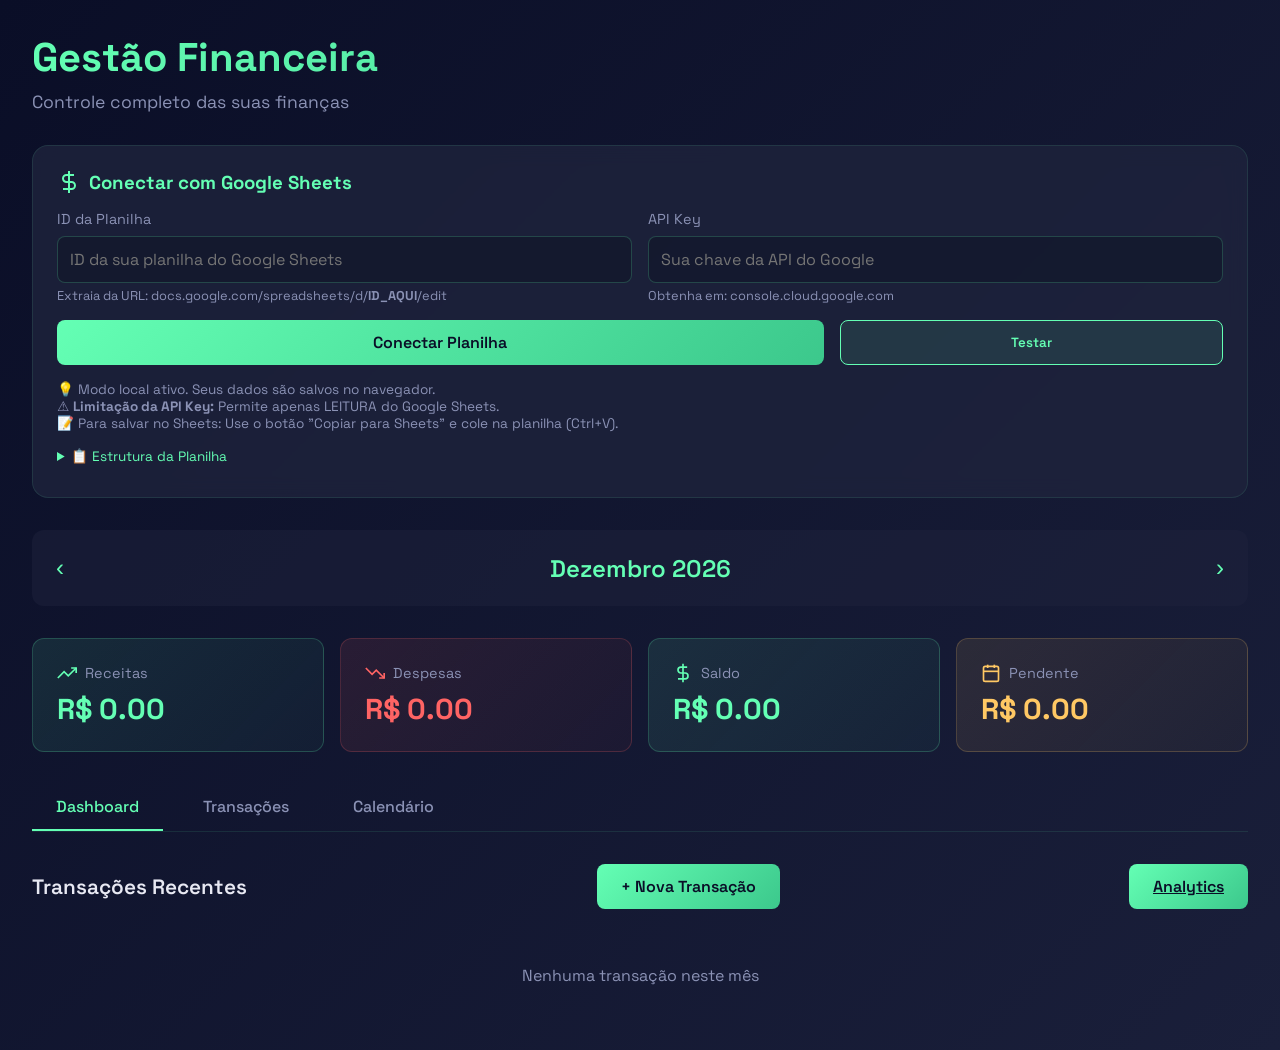
<file: index.html>
<!DOCTYPE html>
<html lang="pt-BR">
<head>
    <meta charset="UTF-8">
    <meta name="viewport" content="width=device-width, initial-scale=1.0">
    <title>Gestão Financeira</title>
    <style>
        @import url('https://fonts.googleapis.com/css2?family=Space+Grotesk:wght@300;400;500;600;700&display=swap');

        * {
            margin: 0;
            padding: 0;
            box-sizing: border-box;
        }

        body {
            min-height: 100vh;
            background: linear-gradient(135deg, #0a0e27 0%, #1a1f3a 100%);
            font-family: 'Space Grotesk', system-ui, sans-serif;
            color: #e8e9f3;
            padding: 2rem;
        }

        @keyframes slideIn {
            from {
                opacity: 0;
                transform: translateY(20px);
            }
            to {
                opacity: 1;
                transform: translateY(0);
            }
        }

        @keyframes fadeIn {
            from { opacity: 0; }
            to { opacity: 1; }
        }

        .header {
            margin-bottom: 2rem;
            animation: slideIn 0.5s ease;
        }

        .header h1 {
            font-size: 2.5rem;
            font-weight: 700;
            background: linear-gradient(135deg, #64ffb4 0%, #3cc88c 100%);
            -webkit-background-clip: text;
            -webkit-text-fill-color: transparent;
            background-clip: text;
            margin-bottom: 0.5rem;
        }

        .header p {
            color: #8b92b5;
            font-size: 1.1rem;
        }

        .card {
            background: rgba(30, 35, 60, 0.8);
            backdrop-filter: blur(10px);
            border: 1px solid rgba(100, 255, 180, 0.1);
            border-radius: 16px;
            padding: 1.5rem;
            animation: slideIn 0.5s ease-out;
            margin-bottom: 2rem;
        }

        .card:hover {
            border-color: rgba(100, 255, 180, 0.3);
            transform: translateY(-2px);
            transition: all 0.3s ease;
        }

        .card h3 {
            color: #64ffb4;
            margin-bottom: 1rem;
            display: flex;
            align-items: center;
            gap: 0.5rem;
        }

        .form-grid {
            display: grid;
            gap: 1rem;
            grid-template-columns: 1fr 1fr;
        }

        .form-group {
            display: flex;
            flex-direction: column;
        }

        .form-group label {
            display: block;
            margin-bottom: 0.5rem;
            color: #8b92b5;
            font-size: 0.9rem;
        }

        input, select {
            background: rgba(20, 25, 45, 0.8);
            border: 1px solid rgba(100, 255, 180, 0.2);
            border-radius: 8px;
            padding: 0.75rem;
            color: #e8e9f3;
            width: 100%;
            font-family: 'Space Grotesk', sans-serif;
            font-size: 1rem;
        }

        input:focus, select:focus {
            outline: none;
            border-color: #64ffb4;
            box-shadow: 0 0 0 3px rgba(100, 255, 180, 0.1);
        }

        .btn-primary {
            background: linear-gradient(135deg, #64ffb4 0%, #3cc88c 100%);
            color: #0a0e27;
            border: none;
            padding: 0.75rem 1.5rem;
            border-radius: 8px;
            font-weight: 600;
            cursor: pointer;
            transition: all 0.3s ease;
            font-size: 1rem;
            font-family: 'Space Grotesk', sans-serif;
        }

        .btn-primary:hover {
            transform: translateY(-2px);
            box-shadow: 0 8px 20px rgba(100, 255, 180, 0.4);
        }

        .btn-primary:disabled {
            opacity: 0.5;
            cursor: not-allowed;
        }

        .month-selector {
            display: flex;
            justify-content: space-between;
            align-items: center;
            background: rgba(30, 35, 60, 0.5);
            padding: 1rem;
            border-radius: 12px;
            margin-bottom: 2rem;
        }

        .month-selector button {
            background: none;
            border: none;
            color: #64ffb4;
            cursor: pointer;
            padding: 0.5rem;
            font-size: 1.5rem;
        }

        .month-selector h2 {
            font-size: 1.5rem;
            font-weight: 600;
            color: #64ffb4;
        }

        .stats-grid {
            display: grid;
            grid-template-columns: repeat(auto-fit, minmax(200px, 1fr));
            gap: 1rem;
            margin-bottom: 2rem;
        }

        .stat-card {
            background: linear-gradient(135deg, rgba(100, 255, 180, 0.1) 0%, rgba(60, 200, 140, 0.05) 100%);
            border: 1px solid rgba(100, 255, 180, 0.2);
            border-radius: 12px;
            padding: 1.5rem;
            animation: slideIn 0.6s ease-out;
        }

        .stat-card .label {
            color: #8b92b5;
            font-size: 0.9rem;
            margin-bottom: 0.5rem;
            display: flex;
            align-items: center;
            gap: 0.5rem;
        }

        .stat-card .value {
            font-size: 1.8rem;
            font-weight: 700;
        }

        .tabs {
            border-bottom: 1px solid rgba(100, 255, 180, 0.1);
            margin-bottom: 2rem;
            display: flex;
            gap: 1rem;
        }

        .tab {
            padding: 0.75rem 1.5rem;
            background: transparent;
            border: none;
            color: #8b92b5;
            cursor: pointer;
            border-bottom: 2px solid transparent;
            transition: all 0.3s ease;
            font-weight: 500;
            font-size: 1rem;
            font-family: 'Space Grotesk', sans-serif;
        }

        .tab.active {
            color: #64ffb4;
            border-bottom-color: #64ffb4;
        }

        .tab-content {
            display: none;
        }

        .tab-content.active {
            display: block;
            animation: fadeIn 0.3s ease;
        }

        .section-header {
            display: flex;
            justify-content: space-between;
            align-items: center;
            margin-bottom: 1.5rem;
        }

        .section-header h3 {
            font-size: 1.3rem;
            font-weight: 600;
        }

        .transaction-row {
            padding: 1rem;
            background: rgba(20, 25, 45, 0.5);
            border-radius: 8px;
            margin-bottom: 0.5rem;
            border-left: 3px solid transparent;
            transition: all 0.3s ease;
            display: flex;
            justify-content: space-between;
            align-items: center;
        }

        .transaction-row:hover {
            background: rgba(30, 35, 60, 0.7);
            border-left-color: #64ffb4;
        }

        .transaction-info h4 {
            font-weight: 600;
            margin-bottom: 0.25rem;
        }

        .transaction-info .meta {
            font-size: 0.85rem;
            color: #8b92b5;
        }

        .transaction-actions {
            display: flex;
            align-items: center;
            gap: 1rem;
        }

        .transaction-amount {
            font-size: 1.2rem;
            font-weight: 700;
        }

        .btn-paid {
            background: #64ffb4;
            color: #0a0e27;
            border: none;
            padding: 0.5rem 1rem;
            border-radius: 8px;
            cursor: pointer;
            display: flex;
            align-items: center;
            gap: 0.5rem;
            font-size: 0.85rem;
            font-weight: 600;
            font-family: 'Space Grotesk', sans-serif;
        }

        .btn-pending {
            background: rgba(100, 255, 180, 0.1);
            color: #64ffb4;
            border: 1px solid #64ffb4;
            padding: 0.5rem 1rem;
            border-radius: 8px;
            cursor: pointer;
            display: flex;
            align-items: center;
            gap: 0.5rem;
            font-size: 0.85rem;
            font-weight: 600;
            font-family: 'Space Grotesk', sans-serif;
        }

        .calendar-grid {
            display: grid;
            grid-template-columns: repeat(7, 1fr);
            gap: 0.5rem;
            margin-bottom: 1rem;
        }

        .calendar-header {
            text-align: center;
            font-weight: 600;
            color: #64ffb4;
            padding: 0.5rem;
        }

        .calendar-day {
            aspect-ratio: 1;
            padding: 0.5rem;
            border-radius: 8px;
            background: rgba(20, 25, 45, 0.5);
            border: 1px solid rgba(100, 255, 180, 0.1);
            cursor: pointer;
            transition: all 0.3s ease;
            position: relative;
            font-size: 0.9rem;
        }

        .calendar-day:hover {
            background: rgba(30, 35, 60, 0.8);
            border-color: rgba(100, 255, 180, 0.3);
            transform: scale(1.05);
        }

        .calendar-day.has-transactions {
            border-color: #64ffb4;
            box-shadow: 0 0 10px rgba(100, 255, 180, 0.2);
        }

        .calendar-day.empty {
            opacity: 0.3;
            pointer-events: none;
        }

        .calendar-day .day-number {
            font-weight: 600;
            margin-bottom: 0.25rem;
        }

        .calendar-badge {
            font-size: 0.7rem;
            border-radius: 4px;
            padding: 0.125rem 0.25rem;
            margin-bottom: 0.125rem;
            text-align: center;
        }

        .badge-pending {
            background: #ff6464;
            color: #fff;
        }

        .badge-paid {
            background: #64ffb4;
            color: #0a0e27;
        }

        .modal {
            position: fixed;
            top: 0;
            left: 0;
            right: 0;
            bottom: 0;
            background: rgba(0, 0, 0, 0.8);
            display: none;
            align-items: center;
            justify-content: center;
            z-index: 1000;
            animation: fadeIn 0.3s ease;
        }

        .modal.active {
            display: flex;
        }

        .modal-content {
            background: linear-gradient(135deg, #1a1f3a 0%, #0a0e27 100%);
            border: 1px solid rgba(100, 255, 180, 0.2);
            border-radius: 16px;
            padding: 2rem;
            max-width: 500px;
            width: 90%;
            animation: slideIn 0.3s ease;
        }

        .modal-header {
            font-size: 1.5rem;
            font-weight: 700;
            margin-bottom: 1.5rem;
            color: #64ffb4;
        }

        .modal-actions {
            display: flex;
            gap: 1rem;
            margin-top: 1.5rem;
        }

        .btn-cancel {
            flex: 1;
            padding: 0.75rem;
            background: rgba(255, 100, 100, 0.1);
            border: 1px solid rgba(255, 100, 100, 0.3);
            border-radius: 8px;
            color: #ff6464;
            cursor: pointer;
            font-weight: 600;
            font-size: 1rem;
            font-family: 'Space Grotesk', sans-serif;
        }

        .checkbox-group {
            display: flex;
            align-items: center;
            gap: 0.5rem;
            margin-bottom: 1.5rem;
        }

        .checkbox-group input[type="checkbox"] {
            width: auto;
        }

        .checkbox-group label {
            color: #8b92b5;
            margin: 0;
        }

        .info-text {
            font-size: 0.85rem;
            color: #8b92b5;
            margin-top: 1rem;
        }

        @media (max-width: 768px) {
            body {
                padding: 1rem;
            }

            .header h1 {
                font-size: 2rem;
            }

            .form-grid {
                grid-template-columns: 1fr;
            }

            .stats-grid {
                grid-template-columns: 1fr;
            }

            .transaction-row {
                flex-direction: column;
                align-items: flex-start;
                gap: 1rem;
            }

            .transaction-actions {
                width: 100%;
                flex-wrap: wrap;
                gap: 0.5rem !important;
            }

            .transaction-actions button {
                flex: 1 1 auto;
                min-width: 80px;
                justify-content: center;
            }

            .transaction-amount {
                width: 100%;
                text-align: left;
                margin-bottom: 0.5rem;
            }
        }
    </style>
</head>
<body>
    <!-- Header -->
    <div class="header">
        <h1>Gestão Financeira</h1>
        <p>Controle completo das suas finanças</p>
    </div>

    <!-- Conexão Google Sheets -->
    <div id="googleSheetsCard" class="card">
        <h3>
            <svg width="24" height="24" viewBox="0 0 24 24" fill="none" stroke="currentColor" stroke-width="2">
                <line x1="12" y1="1" x2="12" y2="23"></line>
                <path d="M17 5H9.5a3.5 3.5 0 0 0 0 7h5a3.5 3.5 0 0 1 0 7H6"></path>
            </svg>
            Conectar com Google Sheets
        </h3>
        <div class="form-grid">
            <div class="form-group">
                <label>ID da Planilha</label>
                <input type="text" id="sheetId" placeholder="ID da sua planilha do Google Sheets">
                <small style="color: #8b92b5; font-size: 0.8rem; margin-top: 0.25rem; display: block;">
                    Extraia da URL: docs.google.com/spreadsheets/d/<strong>ID_AQUI</strong>/edit
                </small>
            </div>
            <div class="form-group">
                <label>API Key</label>
                <input type="password" id="apiKey" placeholder="Sua chave da API do Google">
                <small style="color: #8b92b5; font-size: 0.8rem; margin-top: 0.25rem; display: block;">
                    Obtenha em: console.cloud.google.com
                </small>
            </div>
        </div>
        <div style="display: grid; grid-template-columns: 2fr 1fr; gap: 1rem; margin-top: 1rem;">
            <button class="btn-primary" id="connectBtn">
                Conectar Planilha
            </button>
            <button onclick="testConnection()" style="background: rgba(100, 255, 180, 0.1); color: #64ffb4; border: 1px solid #64ffb4; padding: 0.75rem; border-radius: 8px; cursor: pointer; font-weight: 600; font-family: 'Space Grotesk', sans-serif;">
                Testar
            </button>
        </div>
        <p class="info-text">
            💡 Modo local ativo. Seus dados são salvos no navegador.<br>
            ⚠️ <strong>Limitação da API Key:</strong> Permite apenas LEITURA do Google Sheets.<br>
            📝 Para salvar no Sheets: Use o botão "Copiar para Sheets" e cole na planilha (Ctrl+V).
        </p>
        
        <details style="margin-top: 1rem; color: #8b92b5; font-size: 0.85rem;">
            <summary style="cursor: pointer; color: #64ffb4; margin-bottom: 0.5rem;">📋 Estrutura da Planilha</summary>
            <div style="background: rgba(20, 25, 45, 0.5); padding: 1rem; border-radius: 8px; margin-top: 0.5rem;">
                <p style="margin-bottom: 0.5rem;"><strong>Nome da aba:</strong> "Transações" ou "Sheet1"</p>
                <p style="margin-bottom: 0.5rem;"><strong>Linha 1 (cabeçalho):</strong></p>
                <code style="display: block; background: rgba(0, 0, 0, 0.3); padding: 0.5rem; border-radius: 4px; margin-bottom: 0.5rem;">
                    type | description | amount | date | paid | category
                </code>
                <p style="margin-bottom: 0.5rem;"><strong>Exemplo de dados (linha 2+):</strong></p>
                <code style="display: block; background: rgba(0, 0, 0, 0.3); padding: 0.5rem; border-radius: 4px;">
                    expense | Aluguel | 1500 | 2025-01-10 | TRUE | Moradia
                </code>
            </div>
        </details>
    </div>

    <!-- Status de Sincronização -->
    <div id="syncStatus" style="display: none; position: fixed; bottom: 2rem; right: 2rem; background: rgba(30, 35, 60, 0.95); border: 1px solid rgba(100, 255, 180, 0.3); border-radius: 12px; padding: 1rem; z-index: 999; backdrop-filter: blur(10px); animation: slideIn 0.3s ease;">
        <div style="display: flex; align-items: center; gap: 0.75rem;">
            <div id="syncSpinner" style="width: 20px; height: 20px; border: 2px solid rgba(100, 255, 180, 0.3); border-top-color: #64ffb4; border-radius: 50%; animation: spin 1s linear infinite;"></div>
            <span id="syncText" style="color: #64ffb4; font-weight: 600;">Sincronizando...</span>
        </div>
    </div>

    <style>
        @keyframes spin {
            to { transform: rotate(360deg); }
        }
    </style>

    <!-- Seletor de Mês -->
    <div class="month-selector">
        <button id="prevMonth">‹</button>
        <h2 id="currentMonth">Janeiro 2025</h2>
        <button id="nextMonth">›</button>
    </div>

    <!-- Resumo Financeiro -->
    <div class="stats-grid" id="statsGrid"></div>

    <!-- Tabs -->
    <div class="tabs">
        <button class="tab active" data-tab="dashboard">Dashboard</button>
        <button class="tab" data-tab="transactions">Transações</button>
        <button class="tab" data-tab="calendar">Calendário</button>
        
    </div>

    <!-- Dashboard Tab -->
    <div id="dashboard" class="tab-content active">
        <div class="section-header">
            <h3>Transações Recentes</h3>
            <button class="btn-primary" id="addTransactionBtn">
                + Nova Transação
            </button>
            <a class="btn-primary" href="dashboard.html">
                Analytics
            </a>
        </div>
        <div id="recentTransactions"></div>
    </div>

    <!-- Transactions Tab -->
    <div id="transactions" class="tab-content">
        <div class="section-header">
            <h3>Todas as Transações</h3>
            <button class="btn-primary" id="addTransactionBtn2">
                + Nova Transação
            </button>
        </div>
        <div id="allTransactions"></div>
    </div>

    <!-- Calendar Tab -->
    <div id="calendar" class="tab-content">
        <h3 style="margin-bottom: 1.5rem;">Calendário de Vencimentos</h3>
        <div class="calendar-grid">
            <div class="calendar-header">Dom</div>
            <div class="calendar-header">Seg</div>
            <div class="calendar-header">Ter</div>
            <div class="calendar-header">Qua</div>
            <div class="calendar-header">Qui</div>
            <div class="calendar-header">Sex</div>
            <div class="calendar-header">Sáb</div>
        </div>
        <div class="calendar-grid" id="calendarDays"></div>

        <div style="margin-top: 2rem;">
            <h4 style="font-size: 1.1rem; font-weight: 600; margin-bottom: 1rem; color: #64ffb4;">
                Vencimentos do Mês
            </h4>
            <div id="pendingPayments"></div>
        </div>
    </div>

    <!-- Modal Nova Transação -->
    <div id="addModal" class="modal">
        <div class="modal-content">
            <h3 class="modal-header" id="modalTitle">Nova Transação</h3>
            <form id="transactionForm">
                <div class="form-group" style="margin-bottom: 1rem;">
                    <label>Tipo</label>
                    <select id="transactionType" required>
                        <option value="expense">Despesa</option>
                        <option value="income">Receita</option>
                    </select>
                </div>

                <div class="form-group" style="margin-bottom: 1rem;">
                    <label>Descrição</label>
                    <input type="text" id="transactionDescription" placeholder="Ex: Aluguel, Salário..." required minlength="3">
                </div>

                <div class="form-grid" style="margin-bottom: 1rem;">
                    <div class="form-group">
                        <label>Valor</label>
                        <input type="number" step="0.01" min="0.01" max="1000000" id="transactionAmount" placeholder="0.00" required>
                    </div>
                    <div class="form-group">
                        <label>Data</label>
                        <input type="date" id="transactionDate" required>
                    </div>
                </div>

                <div class="form-group" style="margin-bottom: 1rem;">
                    <label>Categoria</label>
                    <input type="text" id="transactionCategory" placeholder="Ex: Moradia, Alimentação..." required minlength="2">
                </div>

                <div class="checkbox-group">
                    <input type="checkbox" id="transactionPaid">
                    <label>Já foi pago</label>
                </div>

                <div class="modal-actions">
                    <button type="button" class="btn-cancel" id="cancelBtn">Cancelar</button>
                    <button type="submit" class="btn-primary" id="submitBtn" style="flex: 1;">Adicionar</button>
                </div>
            </form>
        </div>
    </div>

    <script src="../env.js"></script>
    <script>
        // Estado da aplicação
        const state = {
            selectedMonth: new Date().getMonth(),
            selectedYear: new Date().getFullYear(),
            transactions: [],
            googleSheetsConnected: false,
            activeTab: 'dashboard',
            sheetId: defaultSheetId || '',
            apiKey: defautApiKey || '',
            editingId: null // ID da transação sendo editada
        };

        const months = [
            'Janeiro', 'Fevereiro', 'Março', 'Abril', 'Maio', 'Junho',
            'Julho', 'Agosto', 'Setembro', 'Outubro', 'Novembro', 'Dezembro'
        ];

        // Validação de datas
        function validateDate(dateString) {
            if (!dateString) return { valid: false, message: 'Data é obrigatória' };
            
            const date = new Date(dateString + 'T00:00:00');
            const today = new Date();
            today.setHours(0, 0, 0, 0);
            
            // Verifica se a data é válida
            if (isNaN(date.getTime())) {
                return { valid: false, message: 'Data inválida' };
            }
            
            // Limite: não mais de 10 anos no passado
            const tenYearsAgo = new Date(today);
            tenYearsAgo.setFullYear(today.getFullYear() - 10);
            
            if (date < tenYearsAgo) {
                return { valid: false, message: 'Data não pode ser mais de 10 anos no passado' };
            }
            
            // Limite: não mais de 2 anos no futuro
            const twoYearsAhead = new Date(today);
            twoYearsAhead.setFullYear(today.getFullYear() + 2);
            
            if (date > twoYearsAhead) {
                return { valid: false, message: 'Data não pode ser mais de 2 anos no futuro' };
            }
            
            return { valid: true };
        }

        // Validar valor monetário
        function validateAmount(amount) {
            const numAmount = parseFloat(amount);
            
            if (isNaN(numAmount)) {
                return { valid: false, message: 'Valor inválido' };
            }
            
            if (numAmount <= 0) {
                return { valid: false, message: 'Valor deve ser maior que zero' };
            }
            
            if (numAmount > 1000000) {
                return { valid: false, message: 'Valor muito alto (máximo: R$ 1.000.000)' };
            }
            
            return { valid: true };
        }

        // Funções de LocalStorage
        function saveToLocalStorage() {
            try {
                localStorage.setItem('financialTransactions', JSON.stringify(state.transactions));
                localStorage.setItem('financialConfig', JSON.stringify({
                    sheetId: state.sheetId,
                    apiKey: state.apiKey,
                    googleSheetsConnected: state.googleSheetsConnected
                }));
                return true;
            } catch (error) {
                console.error('Erro ao salvar no localStorage:', error);
                return false;
            }
        }

        function loadFromLocalStorage() {
            try {
                const transactions = localStorage.getItem('financialTransactions');
                const config = localStorage.getItem('financialConfig');
                
                if (transactions) {
                    state.transactions = JSON.parse(transactions);
                }
                
                if (config) {
                    const cfg = JSON.parse(config);
                    state.sheetId = cfg.sheetId || '';
                    state.apiKey = cfg.apiKey || '';
                    state.googleSheetsConnected = cfg.googleSheetsConnected || false;
                    
                    if (state.googleSheetsConnected && state.sheetId && state.apiKey) {
                        document.getElementById('sheetId').value = state.sheetId;
                        document.getElementById('apiKey').value = state.apiKey;
                        document.getElementById('googleSheetsCard').style.display = 'none';
                        addSyncButton();
                    }
                }
                
                return true;
            } catch (error) {
                console.error('Erro ao carregar do localStorage:', error);
                return false;
            }
        }

        // Funções de feedback visual
        function showSyncStatus(message, type = 'loading') {
            const status = document.getElementById('syncStatus');
            const text = document.getElementById('syncText');
            const spinner = document.getElementById('syncSpinner');
            
            if (type === 'loading') {
                spinner.style.display = 'block';
                text.style.color = '#64ffb4';
            } else if (type === 'success') {
                spinner.style.display = 'none';
                text.style.color = '#64ffb4';
            } else if (type === 'error') {
                spinner.style.display = 'none';
                text.style.color = '#ff6464';
            }
            
            text.textContent = message;
            status.style.display = 'block';
        }

        function hideSyncStatus() {
            const status = document.getElementById('syncStatus');
            setTimeout(() => {
                status.style.display = 'none';
            }, 3000);
        }

        function showSuccessMessage(message) {
            showSyncStatus('✓ ' + message, 'success');
            hideSyncStatus();
        }

        function showErrorMessage(message) {
            showSyncStatus('✗ ' + message, 'error');
            hideSyncStatus();
        }

        // Exportar para clipboard (copiar para Google Sheets)
        function exportToClipboard() {
            const rows = state.transactions.map(t => [
                t.type,
                t.description,
                t.amount,
                t.date,
                t.paid ? 'TRUE' : 'FALSE',
                t.category
            ]);

            // Converte para formato TSV (Tab-separated values) que o Sheets aceita
            const tsv = rows.map(row => row.join('\t')).join('\n');
            
            navigator.clipboard.writeText(tsv).then(() => {
                showSuccessMessage('Dados copiados! Cole no Google Sheets (Ctrl+V)');
            }).catch(err => {
                showErrorMessage('Erro ao copiar');
                console.error('Erro ao copiar:', err);
            });
        }

        // Adicionar botão de sincronização
        function addSyncButton() {
            const existing = document.getElementById('syncBtn');
            if (existing) return; // Já existe
            
            const header = document.querySelector('.header');
            const buttonContainer = document.createElement('div');
            buttonContainer.style.cssText = 'display: flex; gap: 0.5rem; margin-top: 1rem; flex-wrap: wrap;';
            
            // Botão de importar (ler do Sheets)
            const syncBtn = document.createElement('button');
            syncBtn.id = 'syncBtn';
            syncBtn.className = 'btn-primary';
            syncBtn.onclick = syncWithGoogleSheets;
            syncBtn.innerHTML = `
                <svg width="16" height="16" viewBox="0 0 24 24" fill="none" stroke="currentColor" stroke-width="2" style="display: inline; margin-right: 0.5rem;">
                    <polyline points="23 4 23 10 17 10"></polyline>
                    <polyline points="1 20 1 14 7 14"></polyline>
                    <path d="M3.51 9a9 9 0 0 1 14.85-3.36L23 10M1 14l4.64 4.36A9 9 0 0 0 20.49 15"></path>
                </svg>
                Importar do Sheets
            `;
            
            // Botão de exportar (copiar para colar no Sheets)
            const exportBtn = document.createElement('button');
            exportBtn.className = 'btn-primary';
            exportBtn.onclick = exportToClipboard;
            exportBtn.style.background = 'linear-gradient(135deg, #64b4ff 0%, #3c8cc8 100%)';
            exportBtn.innerHTML = `
                <svg width="16" height="16" viewBox="0 0 24 24" fill="none" stroke="currentColor" stroke-width="2" style="display: inline; margin-right: 0.5rem;">
                    <path d="M16 4h2a2 2 0 0 1 2 2v14a2 2 0 0 1-2 2H6a2 2 0 0 1-2-2V6a2 2 0 0 1 2-2h2"></path>
                    <rect x="8" y="2" width="8" height="4" rx="1" ry="1"></rect>
                </svg>
                Copiar para Sheets
            `;
            
            buttonContainer.appendChild(syncBtn);
            buttonContainer.appendChild(exportBtn);
            header.appendChild(buttonContainer);
        }

        // Sincronizar (importar) do Google Sheets
        async function syncWithGoogleSheets() {
            if (!state.sheetId || !state.apiKey) {
                alert('Configure a conexão com Google Sheets primeiro!');
                return;
            }

            showSyncStatus('Importando do Google Sheets...', 'loading');

            const sheetId = state.sheetId;
            const apiKey = state.apiKey;

            try {
                let range = 'Transações!A2:F';
                let url = `https://sheets.googleapis.com/v4/spreadsheets/${sheetId}/values/${encodeURIComponent(range)}?key=${apiKey}`;
                
                let response = await fetch(url);
                let data = await response.json();

                if (data.error) {
                    range = 'Sheet1!A2:F';
                    url = `https://sheets.googleapis.com/v4/spreadsheets/${sheetId}/values/${encodeURIComponent(range)}?key=${apiKey}`;
                    response = await fetch(url);
                    data = await response.json();
                }

                if (data.error) {
                    throw new Error(data.error.message);
                }

                if (data.values && data.values.length > 0) {
                    state.transactions = data.values.map((row, index) => ({
                        id: index + 1,
                        type: row[0] || 'expense',
                        description: row[1] || 'Sem descrição',
                        amount: parseFloat(row[2]) || 0,
                        date: row[3] || new Date().toISOString().split('T')[0],
                        paid: row[4] === 'TRUE' || row[4] === 'true' || row[4] === true,
                        category: row[5] || 'Sem categoria'
                    }));
                    
                    saveToLocalStorage();
                    showSuccessMessage('Importado! ' + state.transactions.length + ' transações');
                    updateUI();
                } else {
                    showErrorMessage('Nenhuma transação encontrada');
                }
            } catch (error) {
                console.error('Erro ao sincronizar:', error);
                showErrorMessage('Erro ao importar: ' + error.message);
            }
        }

        // Dados de exemplo
        const sampleData = [
            { id: 1, type: 'income', description: 'Salário', amount: 5000, date: '2025-01-05', paid: true, category: 'Receita Fixa' },
            { id: 2, type: 'expense', description: 'Aluguel', amount: 1500, date: '2025-01-10', paid: true, category: 'Moradia' },
            { id: 3, type: 'expense', description: 'Cartão de Crédito', amount: 800, date: '2025-01-15', paid: false, category: 'Dívidas' },
            { id: 4, type: 'expense', description: 'Conta de Luz', amount: 200, date: '2025-01-20', paid: false, category: 'Contas' },
            { id: 5, type: 'income', description: 'Freelance', amount: 1200, date: '2025-01-12', paid: true, category: 'Receita Extra' },
            { id: 6, type: 'expense', description: 'Internet', amount: 120, date: '2025-01-25', paid: false, category: 'Contas' },
            { id: 7, type: 'expense', description: 'Supermercado', amount: 600, date: '2025-01-08', paid: true, category: 'Alimentação' },
            { id: 8, type: 'expense', description: 'Combustível', amount: 300, date: '2025-01-18', paid: false, category: 'Transporte' },
        ];

        // Inicializar
        function init() {
            // Tenta carregar do localStorage primeiro
            const loaded = loadFromLocalStorage();
            
            // Se não tiver dados no localStorage, usa dados de exemplo
            if (!loaded || state.transactions.length === 0) {
                state.transactions = [...sampleData];
                saveToLocalStorage(); // Salva os dados de exemplo
            }
            
            setupEventListeners();
            updateUI();
        }

        // Event Listeners
        function setupEventListeners() {
            // Tabs
            document.querySelectorAll('.tab').forEach(tab => {
                tab.addEventListener('click', () => {
                    const tabName = tab.dataset.tab;
                    switchTab(tabName);
                });
            });

            // Navegação de mês
            document.getElementById('prevMonth').addEventListener('click', () => {
                if (state.selectedMonth === 0) {
                    state.selectedMonth = 11;
                    state.selectedYear--;
                } else {
                    state.selectedMonth--;
                }
                updateUI();
            });

            document.getElementById('nextMonth').addEventListener('click', () => {
                if (state.selectedMonth === 11) {
                    state.selectedMonth = 0;
                    state.selectedYear++;
                } else {
                    state.selectedMonth++;
                }
                updateUI();
            });

            // Modal
            document.getElementById('addTransactionBtn').addEventListener('click', openModal);
            document.getElementById('addTransactionBtn2').addEventListener('click', openModal);
            document.getElementById('cancelBtn').addEventListener('click', closeModal);
            document.getElementById('addModal').addEventListener('click', (e) => {
                if (e.target.id === 'addModal') closeModal();
            });

            // Form
            document.getElementById('transactionForm').addEventListener('submit', handleAddTransaction);

            // Google Sheets
            document.getElementById('connectBtn').addEventListener('click', connectGoogleSheets);

            if (state.sheetId && state.apiKey) {
              //  connectGoogleSheets();
            }

            // Data inicial do form
            document.getElementById('transactionDate').valueAsDate = new Date();
        }

        // Trocar Tab
        function switchTab(tabName) {
            state.activeTab = tabName;
            
            document.querySelectorAll('.tab').forEach(tab => {
                tab.classList.remove('active');
            });
            document.querySelector(`[data-tab="${tabName}"]`).classList.add('active');

            document.querySelectorAll('.tab-content').forEach(content => {
                content.classList.remove('active');
            });
            document.getElementById(tabName).classList.add('active');

            updateUI();
        }

        // Conectar Google Sheets
        async function connectGoogleSheets() {
            const sheetId = state.sheetId || document.getElementById('sheetId').value.trim();
            const apiKey = state.apiKey || document.getElementById('apiKey').value.trim();

            if (!sheetId || !apiKey) {
                alert('Por favor, preencha o ID da planilha e a chave da API');
                return;
            }

            const btn = document.getElementById('connectBtn');
            btn.textContent = 'Conectando...';
            btn.disabled = true;

            try {
                // Tenta primeiro com o nome exato da aba
                let range = 'Transações!A2:F';
                let url = `https://sheets.googleapis.com/v4/spreadsheets/${sheetId}/values/${encodeURIComponent(range)}?key=${apiKey}`;
                
                let response = await fetch(url);
                let data = await response.json();

                // Se der erro, tenta com Sheet1
                if (data.error) {
                    console.log('Tentando com Sheet1...');
                    range = 'Sheet1!A2:F';
                    url = `https://sheets.googleapis.com/v4/spreadsheets/${sheetId}/values/${encodeURIComponent(range)}?key=${apiKey}`;
                    response = await fetch(url);
                    data = await response.json();
                }

                // Se ainda der erro, mostra mensagem detalhada
                if (data.error) {
                    throw new Error(data.error.message || 'Erro ao acessar a planilha. Verifique se a planilha está pública e se a aba se chama "Transações" ou "Sheet1"');
                }

                if (data.values && data.values.length > 0) {
                    state.transactions = data.values.map((row, index) => ({
                        id: index + 1,
                        type: row[0] || 'expense',
                        description: row[1] || 'Sem descrição',
                        amount: parseFloat(row[2]) || 0,
                        date: row[3] || new Date().toISOString().split('T')[0],
                        paid: row[4] === 'TRUE' || row[4] === 'true' || row[4] === true,
                        category: row[5] || 'Sem categoria'
                    }));
                    
                    // Salva as credenciais no estado
                    state.sheetId = sheetId;
                    state.apiKey = apiKey;
                    state.googleSheetsConnected = true;
                    
                    // Esconde o card e mostra botão de sincronização
                    document.getElementById('googleSheetsCard').style.display = 'none';
                    addSyncButton();
                    
                    updateUI();
                } else {
                    alert('Planilha conectada, mas não há dados. Adicione transações na planilha e reconecte.');
                }
            } catch (error) {
                console.error('Erro detalhado:', error);
                alert('Erro ao conectar: ' + error.message + '\n\nVerifique:\n1. ID da planilha está correto\n2. API Key está correta\n3. Planilha está pública (qualquer pessoa com link pode visualizar)\n4. A aba se chama "Transações" ou "Sheet1"');
            } finally {
                btn.textContent = 'Conectar Planilha';
                btn.disabled = false;
            }
        }

        // Testar conexão
        async function testConnection() {
            const sheetId = document.getElementById('sheetId').value.trim();
            const apiKey = document.getElementById('apiKey').value.trim();

            if (!sheetId || !apiKey) {
                alert('⚠️ Preencha o ID da planilha e a API Key primeiro!');
                return;
            }

            const testUrl = `https://sheets.googleapis.com/v4/spreadsheets/${sheetId}?key=${apiKey}`;
            
            try {
                const response = await fetch(testUrl);
                const data = await response.json();

                if (data.error) {
                    alert('❌ Erro na conexão!\n\n' + data.error.message + 
                          '\n\nPossíveis causas:\n' +
                          '• ID da planilha incorreto\n' +
                          '• API Key inválida\n' +
                          '• Planilha não está pública\n' +
                          '• Google Sheets API não ativada');
                } else {
                    const sheetNames = data.sheets.map(s => s.properties.title).join(', ');
                    alert('✅ Conexão OK!\n\n' +
                          `Planilha: ${data.properties.title}\n` +
                          `Abas disponíveis: ${sheetNames}\n\n` +
                          'Agora você pode clicar em "Conectar Planilha"');
                }
            } catch (error) {
                alert('❌ Erro ao testar conexão!\n\n' + error.message);
            }
        }

        // Modal
        function openModal() {
            state.editingId = null;
            document.getElementById('modalTitle').textContent = 'Nova Transação';
            document.getElementById('submitBtn').textContent = 'Adicionar';
            document.getElementById('addModal').classList.add('active');
        }

        function openEditModal(id) {
            const transaction = state.transactions.find(t => t.id === id);
            if (!transaction) return;

            state.editingId = id;
            
            // Preenche o formulário com os dados existentes
            document.getElementById('transactionType').value = transaction.type;
            document.getElementById('transactionDescription').value = transaction.description;
            document.getElementById('transactionAmount').value = transaction.amount;
            document.getElementById('transactionDate').value = transaction.date;
            document.getElementById('transactionCategory').value = transaction.category;
            document.getElementById('transactionPaid').checked = transaction.paid;
            
            // Atualiza o título do modal
            document.getElementById('modalTitle').textContent = 'Editar Transação';
            document.getElementById('submitBtn').textContent = 'Salvar';
            
            document.getElementById('addModal').classList.add('active');
        }

        function closeModal() {
            state.editingId = null;
            document.getElementById('addModal').classList.remove('active');
            document.getElementById('transactionForm').reset();
            document.getElementById('transactionDate').valueAsDate = new Date();
            document.getElementById('modalTitle').textContent = 'Nova Transação';
            document.getElementById('submitBtn').textContent = 'Adicionar';
        }

        // Adicionar ou editar transação
        function handleAddTransaction(e) {
            e.preventDefault();

            // Validações
            const description = document.getElementById('transactionDescription').value.trim();
            const amount = document.getElementById('transactionAmount').value;
            const date = document.getElementById('transactionDate').value;
            const category = document.getElementById('transactionCategory').value.trim();

            // Valida descrição
            if (!description || description.length < 3) {
                alert('Descrição deve ter pelo menos 3 caracteres');
                return;
            }

            // Valida valor
            const amountValidation = validateAmount(amount);
            if (!amountValidation.valid) {
                alert(amountValidation.message);
                return;
            }

            // Valida data
            const dateValidation = validateDate(date);
            if (!dateValidation.valid) {
                alert(dateValidation.message);
                return;
            }

            // Valida categoria
            if (!category || category.length < 2) {
                alert('Categoria deve ter pelo menos 2 caracteres');
                return;
            }

            if (state.editingId) {
                // Editando transação existente
                const transaction = state.transactions.find(t => t.id === state.editingId);
                if (transaction) {
                    transaction.type = document.getElementById('transactionType').value;
                    transaction.description = description;
                    transaction.amount = parseFloat(amount);
                    transaction.date = date;
                    transaction.category = category;
                    transaction.paid = document.getElementById('transactionPaid').checked;

                    if (saveToLocalStorage()) {
                        showSuccessMessage('Transação atualizada!');
                    }
                }
            } else {
                // Adicionando nova transação
                const transaction = {
                    id: state.transactions.length > 0 ? Math.max(...state.transactions.map(t => t.id)) + 1 : 1,
                    type: document.getElementById('transactionType').value,
                    description: description,
                    amount: parseFloat(amount),
                    date: date,
                    category: category,
                    paid: document.getElementById('transactionPaid').checked
                };

                state.transactions.push(transaction);
                
                if (saveToLocalStorage()) {
                    showSuccessMessage('Transação salva!');
                }
            }
            
            closeModal();
            updateUI();
        }

        // Deletar transação
        function deleteTransaction(id) {
            if (!confirm('Deseja realmente excluir esta transação?')) {
                return;
            }

            const index = state.transactions.findIndex(t => t.id === id);
            if (index !== -1) {
                state.transactions.splice(index, 1);
                
                if (saveToLocalStorage()) {
                    showSuccessMessage('Transação excluída!');
                }
                
                updateUI();
            }
        }

        // Toggle paid status
        function togglePaid(id) {
            const transaction = state.transactions.find(t => t.id === id);
            if (!transaction) return;

            transaction.paid = !transaction.paid;
            
            // Salva no localStorage
            if (saveToLocalStorage()) {
                showSuccessMessage('Status atualizado!');
            }
            
            updateUI();
        }


        // Filtrar transações do mês
        function getFilteredTransactions() {
            return state.transactions.filter(t => {
                const transDate = new Date(t.date);
                return transDate.getMonth() === state.selectedMonth &&
                    transDate.getFullYear() === state.selectedYear;
            });
        }

        // Calcular estatísticas
        function calculateStats() {
            const filtered = getFilteredTransactions();
            
            const totalIncome = filtered
                .filter(t => t.type === 'income')
                .reduce((sum, t) => sum + t.amount, 0);

            const totalExpenses = filtered
                .filter(t => t.type === 'expense')
                .reduce((sum, t) => sum + t.amount, 0);

            const totalPending = filtered
                .filter(t => !t.paid && t.type === 'expense')
                .reduce((sum, t) => sum + t.amount, 0);

            const balance = totalIncome - totalExpenses;

            return { totalIncome, totalExpenses, totalPending, balance };
        }

           // Clonar transação para o próximo mês
        function cloneToNextMonth(id) {
            const transaction = state.transactions.find(t => t.id === id);
            if (!transaction) return;

            // Calcular data do próximo mês
            const currentDate = new Date(transaction.date);
            const nextMonthDate = new Date(currentDate);
            nextMonthDate.setMonth(nextMonthDate.getMonth() + 1);

            // Ajustar para o último dia do mês se necessário
            // (ex: 31/01 → 28/02 ou 29/02)
            if (currentDate.getDate() !== nextMonthDate.getDate()) {
                nextMonthDate.setDate(0); // Último dia do mês anterior
            }

            const newDateStr = nextMonthDate.toISOString().split('T')[0];

            // Validar a nova data
            const dateValidation = validateDate(newDateStr);
            if (!dateValidation.valid) {
                alert('Não foi possível clonar: ' + dateValidation.message);
                return;
            }

            // Criar nova transação
            const newTransaction = {
                id: state.transactions.length > 0 ? Math.max(...state.transactions.map(t => t.id)) + 1 : 1,
                type: transaction.type,
                description: transaction.description,
                amount: transaction.amount,
                date: newDateStr,
                category: transaction.category,
                paid: false // Nova transação sempre começa como não paga
            };

            state.transactions.push(newTransaction);

            if (saveToLocalStorage()) {
                const monthName = nextMonthDate.toLocaleDateString('pt-BR', { month: 'long', year: 'numeric' });
                showSuccessMessage(`Clonado para ${monthName}!`);
            }

            updateUI();
        }


        // Renderizar estatísticas
        function renderStats() {
            const stats = calculateStats();
            const statsGrid = document.getElementById('statsGrid');

            statsGrid.innerHTML = `
                <div class="stat-card">
                    <div class="label">
                        <svg width="20" height="20" viewBox="0 0 24 24" fill="none" stroke="#64ffb4" stroke-width="2">
                            <polyline points="23 6 13.5 15.5 8.5 10.5 1 18"></polyline>
                            <polyline points="17 6 23 6 23 12"></polyline>
                        </svg>
                        Receitas
                    </div>
                    <div class="value" style="color: #64ffb4;">R$ ${stats.totalIncome.toFixed(2)}</div>
                </div>

                <div class="stat-card" style="background: linear-gradient(135deg, rgba(255, 100, 100, 0.1) 0%, rgba(200, 60, 60, 0.05) 100%); border-color: rgba(255, 100, 100, 0.2);">
                    <div class="label">
                        <svg width="20" height="20" viewBox="0 0 24 24" fill="none" stroke="#ff6464" stroke-width="2">
                            <polyline points="23 18 13.5 8.5 8.5 13.5 1 6"></polyline>
                            <polyline points="17 18 23 18 23 12"></polyline>
                        </svg>
                        Despesas
                    </div>
                    <div class="value" style="color: #ff6464;">R$ ${stats.totalExpenses.toFixed(2)}</div>
                </div>

                <div class="stat-card" style="background: linear-gradient(135deg, ${stats.balance >= 0 ? 'rgba(100, 255, 180, 0.1) 0%, rgba(60, 200, 140, 0.05)' : 'rgba(255, 100, 100, 0.1) 0%, rgba(200, 60, 60, 0.05)'} 100%); border-color: ${stats.balance >= 0 ? 'rgba(100, 255, 180, 0.2)' : 'rgba(255, 100, 100, 0.2)'};">
                    <div class="label">
                        <svg width="20" height="20" viewBox="0 0 24 24" fill="none" stroke="${stats.balance >= 0 ? '#64ffb4' : '#ff6464'}" stroke-width="2">
                            <line x1="12" y1="1" x2="12" y2="23"></line>
                            <path d="M17 5H9.5a3.5 3.5 0 0 0 0 7h5a3.5 3.5 0 0 1 0 7H6"></path>
                        </svg>
                        Saldo
                    </div>
                    <div class="value" style="color: ${stats.balance >= 0 ? '#64ffb4' : '#ff6464'};">R$ ${stats.balance.toFixed(2)}</div>
                </div>

                <div class="stat-card" style="background: linear-gradient(135deg, rgba(255, 200, 100, 0.1) 0%, rgba(200, 150, 60, 0.05) 100%); border-color: rgba(255, 200, 100, 0.2);">
                    <div class="label">
                        <svg width="20" height="20" viewBox="0 0 24 24" fill="none" stroke="#ffc864" stroke-width="2">
                            <rect x="3" y="4" width="18" height="18" rx="2" ry="2"></rect>
                            <line x1="16" y1="2" x2="16" y2="6"></line>
                            <line x1="8" y1="2" x2="8" y2="6"></line>
                            <line x1="3" y1="10" x2="21" y2="10"></line>
                        </svg>
                        Pendente
                    </div>
                    <div class="value" style="color: #ffc864;">R$ ${stats.totalPending.toFixed(2)}</div>
                </div>
            `;
        }

        // Renderizar transações
        // Renderizar transações
        function renderTransactions(container, transactions, limit = null) {
            const items = limit ? transactions.slice(0, limit) : transactions;
            
            if (items.length === 0) {
                container.innerHTML = '<p style="text-align: center; color: #8b92b5; padding: 2rem;">Nenhuma transação neste mês</p>';
                return;
            }

            container.innerHTML = items.map(t => `
                <div class="transaction-row" style="border-left-color: ${t.type === 'income' ? '#64ffb4' : '#ff6464'};">
                    <div class="transaction-info">
                        <h4>${t.description}</h4>
                        <div class="meta">${t.category} • ${new Date(t.date).toLocaleDateString('pt-BR')}</div>
                    </div>
                    <div class="transaction-actions" style="display: flex; gap: 0.5rem; align-items: center;">
                        <div class="transaction-amount" style="color: ${t.type === 'income' ? '#64ffb4' : '#ff6464'};">
                            ${t.type === 'income' ? '+' : '-'}R$ ${t.amount.toFixed(2)}
                        </div>
                        <button class="${t.paid ? 'btn-paid' : 'btn-pending'}" onclick="togglePaid(${t.id})">
                            ${t.paid ? '✓ Pago' : '✗ Pendente'}
                        </button>
                        <button onclick="openEditModal(${t.id})" style="background: rgba(100, 180, 255, 0.1); color: #64b4ff; border: 1px solid #64b4ff; padding: 0.5rem; border-radius: 8px; cursor: pointer; font-size: 0.85rem; font-weight: 600; font-family: 'Space Grotesk', sans-serif; display: flex; align-items: center; gap: 0.25rem;">
                            <svg width="14" height="14" viewBox="0 0 24 24" fill="none" stroke="currentColor" stroke-width="2">
                                <path d="M11 4H4a2 2 0 0 0-2 2v14a2 2 0 0 0 2 2h14a2 2 0 0 0 2-2v-7"></path>
                                <path d="M18.5 2.5a2.121 2.121 0 0 1 3 3L12 15l-4 1 1-4 9.5-9.5z"></path>
                            </svg>
                            Editar
                        </button>
                         <button onclick="cloneToNextMonth(${t.id})" style="background: rgba(180, 100, 255, 0.1); color: #b464ff; border: 1px solid #b464ff; padding: 0.5rem; border-radius: 8px; cursor: pointer; font-size: 0.85rem; font-weight: 600; font-family: 'Space Grotesk', sans-serif; display: flex; align-items: center; gap: 0.25rem;" title="Clonar para o próximo mês">
                            <svg width="14" height="14" viewBox="0 0 24 24" fill="none" stroke="currentColor" stroke-width="2">
                                <rect x="9" y="9" width="13" height="13" rx="2" ry="2"></rect>
                                <path d="M5 15H4a2 2 0 0 1-2-2V4a2 2 0 0 1 2-2h9a2 2 0 0 1 2 2v1"></path>
                            </svg>
                            Clonar
                        </button>
                        <button onclick="deleteTransaction(${t.id})" style="background: rgba(255, 100, 100, 0.1); color: #ff6464; border: 1px solid #ff6464; padding: 0.5rem; border-radius: 8px; cursor: pointer; font-size: 0.85rem; font-weight: 600; font-family: 'Space Grotesk', sans-serif; display: flex; align-items: center; gap: 0.25rem;">
                            <svg width="14" height="14" viewBox="0 0 24 24" fill="none" stroke="currentColor" stroke-width="2">
                                <polyline points="3 6 5 6 21 6"></polyline>
                                <path d="M19 6v14a2 2 0 0 1-2 2H7a2 2 0 0 1-2-2V6m3 0V4a2 2 0 0 1 2-2h4a2 2 0 0 1 2 2v2"></path>
                            </svg>
                            Excluir
                        </button>
                    </div>
                </div>
            `).join('');
        }

        // Renderizar calendário
        function renderCalendar() {
            const firstDay = new Date(state.selectedYear, state.selectedMonth, 1);
            const lastDay = new Date(state.selectedYear, state.selectedMonth + 1, 0);
            const daysInMonth = lastDay.getDate();
            const startingDayOfWeek = firstDay.getDay();
            
            const filtered = getFilteredTransactions();
            const container = document.getElementById('calendarDays');
            let html = '';
            
            // Dias vazios antes do primeiro dia
            for (let i = 0; i < startingDayOfWeek; i++) {
                html += '<div class="calendar-day empty"></div>';
            }
            
            // Dias do mês
            for (let day = 1; day <= daysInMonth; day++) {
                const dateStr = `${state.selectedYear}-${String(state.selectedMonth + 1).padStart(2, '0')}-${String(day).padStart(2, '0')}`;
                const dayTransactions = filtered.filter(t => t.date === dateStr);
                const pendingCount = dayTransactions.filter(t => !t.paid).length;
                const paidCount = dayTransactions.filter(t => t.paid).length;
                
                html += `
                    <div class="calendar-day ${dayTransactions.length > 0 ? 'has-transactions' : ''}">
                        <div class="day-number">${day}</div>
                        ${pendingCount > 0 ? `<div class="calendar-badge badge-pending">${pendingCount} pendente${pendingCount > 1 ? 's' : ''}</div>` : ''}
                        ${paidCount > 0 ? `<div class="calendar-badge badge-paid">${paidCount} pago${paidCount > 1 ? 's' : ''}</div>` : ''}
                    </div>
                `;
            }
            
            container.innerHTML = html;

            // Renderizar vencimentos pendentes
            const pending = filtered
                .filter(t => !t.paid && t.type === 'expense')
                .sort((a, b) => new Date(a.date) - new Date(b.date));
            
            renderTransactions(document.getElementById('pendingPayments'), pending);
        }

        // Atualizar UI
        function updateUI() {
            // Atualizar mês
            document.getElementById('currentMonth').textContent = 
                `${months[state.selectedMonth]} ${state.selectedYear}`;

            // Atualizar estatísticas
            renderStats();

            // Atualizar conteúdo baseado na tab ativa
            const filtered = getFilteredTransactions();

            if (state.activeTab === 'dashboard') {
                renderTransactions(document.getElementById('recentTransactions'), filtered, 10);
            } else if (state.activeTab === 'transactions') {
                renderTransactions(document.getElementById('allTransactions'), filtered);
            } else if (state.activeTab === 'calendar') {
                renderCalendar();
            }
        }

        // Iniciar aplicação
        init();
    </script>
</body>
</html>
</file>
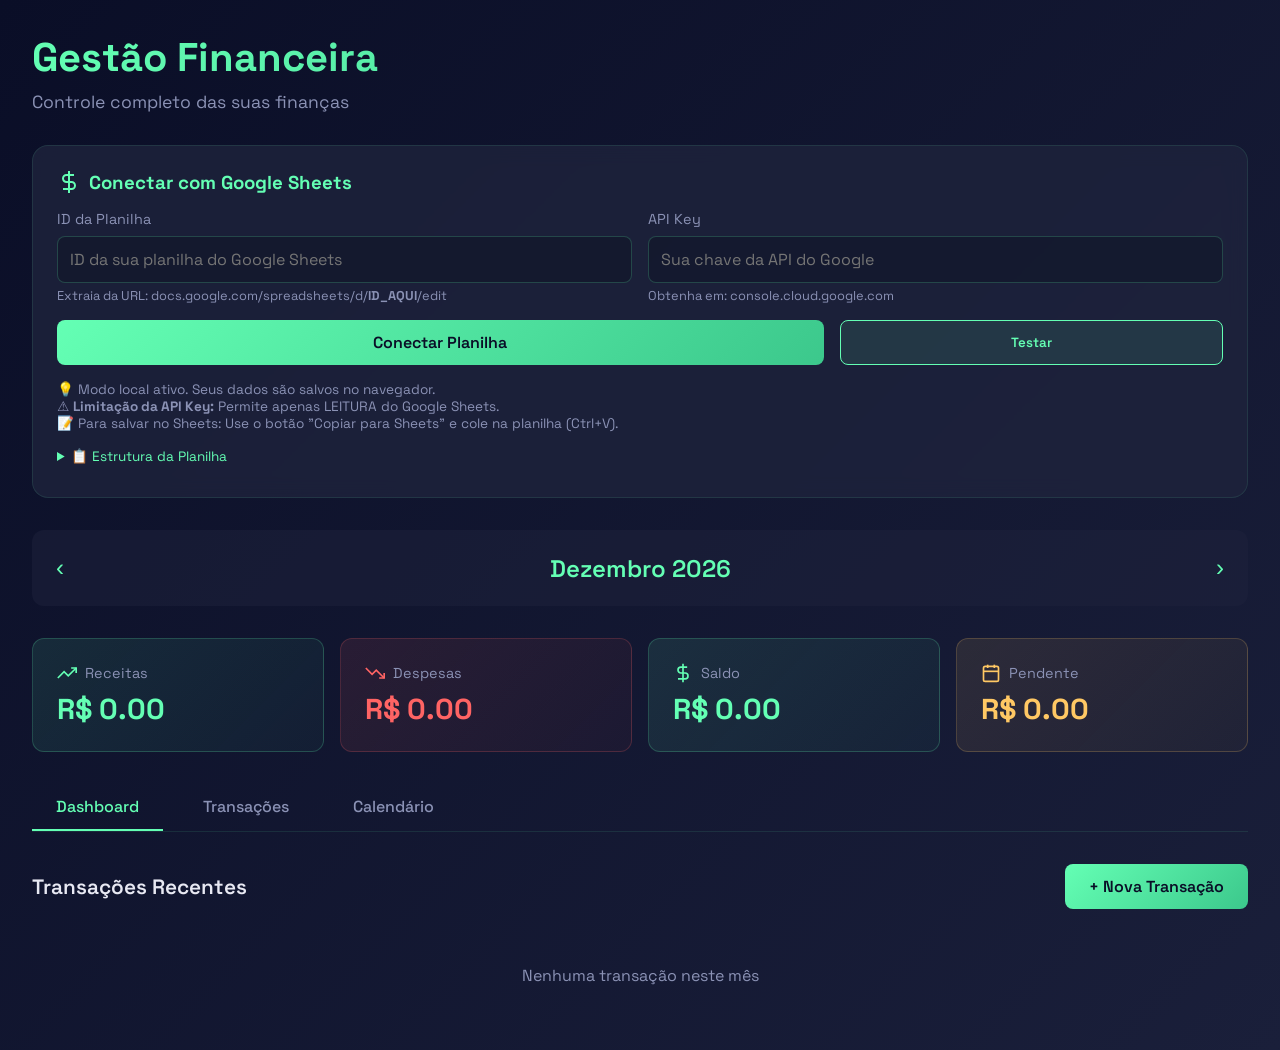
<file: index-old.html>
<!DOCTYPE html>
<html lang="pt-BR">

<head>
    <meta charset="UTF-8">
    <meta name="viewport" content="width=device-width, initial-scale=1.0">
    <title>Gestão Financeira</title>
    <style>
        @import url('https://fonts.googleapis.com/css2?family=Space+Grotesk:wght@300;400;500;600;700&display=swap');

        * {
            margin: 0;
            padding: 0;
            box-sizing: border-box;
        }

        body {
            min-height: 100vh;
            background: linear-gradient(135deg, #0a0e27 0%, #1a1f3a 100%);
            font-family: 'Space Grotesk', system-ui, sans-serif;
            color: #e8e9f3;
            padding: 2rem;
        }

        @keyframes slideIn {
            from {
                opacity: 0;
                transform: translateY(20px);
            }

            to {
                opacity: 1;
                transform: translateY(0);
            }
        }

        @keyframes fadeIn {
            from {
                opacity: 0;
            }

            to {
                opacity: 1;
            }
        }

        .header {
            margin-bottom: 2rem;
            animation: slideIn 0.5s ease;
        }

        .header h1 {
            font-size: 2.5rem;
            font-weight: 700;
            background: linear-gradient(135deg, #64ffb4 0%, #3cc88c 100%);
            -webkit-background-clip: text;
            -webkit-text-fill-color: transparent;
            background-clip: text;
            margin-bottom: 0.5rem;
        }

        .header p {
            color: #8b92b5;
            font-size: 1.1rem;
        }

        .card {
            background: rgba(30, 35, 60, 0.8);
            backdrop-filter: blur(10px);
            border: 1px solid rgba(100, 255, 180, 0.1);
            border-radius: 16px;
            padding: 1.5rem;
            animation: slideIn 0.5s ease-out;
            margin-bottom: 2rem;
        }

        .card:hover {
            border-color: rgba(100, 255, 180, 0.3);
            transform: translateY(-2px);
            transition: all 0.3s ease;
        }

        .card h3 {
            color: #64ffb4;
            margin-bottom: 1rem;
            display: flex;
            align-items: center;
            gap: 0.5rem;
        }

        .form-grid {
            display: grid;
            gap: 1rem;
            grid-template-columns: 1fr 1fr;
        }

        .form-group {
            display: flex;
            flex-direction: column;
        }

        .form-group label {
            display: block;
            margin-bottom: 0.5rem;
            color: #8b92b5;
            font-size: 0.9rem;
        }

        input,
        select {
            background: rgba(20, 25, 45, 0.8);
            border: 1px solid rgba(100, 255, 180, 0.2);
            border-radius: 8px;
            padding: 0.75rem;
            color: #e8e9f3;
            width: 100%;
            font-family: 'Space Grotesk', sans-serif;
            font-size: 1rem;
        }

        input:focus,
        select:focus {
            outline: none;
            border-color: #64ffb4;
            box-shadow: 0 0 0 3px rgba(100, 255, 180, 0.1);
        }

        .btn-primary {
            background: linear-gradient(135deg, #64ffb4 0%, #3cc88c 100%);
            color: #0a0e27;
            border: none;
            padding: 0.75rem 1.5rem;
            border-radius: 8px;
            font-weight: 600;
            cursor: pointer;
            transition: all 0.3s ease;
            font-size: 1rem;
            font-family: 'Space Grotesk', sans-serif;
        }

        .btn-primary:hover {
            transform: translateY(-2px);
            box-shadow: 0 8px 20px rgba(100, 255, 180, 0.4);
        }

        .btn-primary:disabled {
            opacity: 0.5;
            cursor: not-allowed;
        }

        .month-selector {
            display: flex;
            justify-content: space-between;
            align-items: center;
            background: rgba(30, 35, 60, 0.5);
            padding: 1rem;
            border-radius: 12px;
            margin-bottom: 2rem;
        }

        .month-selector button {
            background: none;
            border: none;
            color: #64ffb4;
            cursor: pointer;
            padding: 0.5rem;
            font-size: 1.5rem;
        }

        .month-selector h2 {
            font-size: 1.5rem;
            font-weight: 600;
            color: #64ffb4;
        }

        .stats-grid {
            display: grid;
            grid-template-columns: repeat(auto-fit, minmax(200px, 1fr));
            gap: 1rem;
            margin-bottom: 2rem;
        }

        .stat-card {
            background: linear-gradient(135deg, rgba(100, 255, 180, 0.1) 0%, rgba(60, 200, 140, 0.05) 100%);
            border: 1px solid rgba(100, 255, 180, 0.2);
            border-radius: 12px;
            padding: 1.5rem;
            animation: slideIn 0.6s ease-out;
        }

        .stat-card .label {
            color: #8b92b5;
            font-size: 0.9rem;
            margin-bottom: 0.5rem;
            display: flex;
            align-items: center;
            gap: 0.5rem;
        }

        .stat-card .value {
            font-size: 1.8rem;
            font-weight: 700;
        }

        .tabs {
            border-bottom: 1px solid rgba(100, 255, 180, 0.1);
            margin-bottom: 2rem;
            display: flex;
            gap: 1rem;
        }

        .tab {
            padding: 0.75rem 1.5rem;
            background: transparent;
            border: none;
            color: #8b92b5;
            cursor: pointer;
            border-bottom: 2px solid transparent;
            transition: all 0.3s ease;
            font-weight: 500;
            font-size: 1rem;
            font-family: 'Space Grotesk', sans-serif;
        }

        .tab.active {
            color: #64ffb4;
            border-bottom-color: #64ffb4;
        }

        .tab-content {
            display: none;
        }

        .tab-content.active {
            display: block;
            animation: fadeIn 0.3s ease;
        }

        .section-header {
            display: flex;
            justify-content: space-between;
            align-items: center;
            margin-bottom: 1.5rem;
        }

        .section-header h3 {
            font-size: 1.3rem;
            font-weight: 600;
        }

        .transaction-row {
            padding: 1rem;
            background: rgba(20, 25, 45, 0.5);
            border-radius: 8px;
            margin-bottom: 0.5rem;
            border-left: 3px solid transparent;
            transition: all 0.3s ease;
            display: flex;
            justify-content: space-between;
            align-items: center;
        }

        .transaction-row:hover {
            background: rgba(30, 35, 60, 0.7);
            border-left-color: #64ffb4;
        }

        .transaction-info h4 {
            font-weight: 600;
            margin-bottom: 0.25rem;
        }

        .transaction-info .meta {
            font-size: 0.85rem;
            color: #8b92b5;
        }

        .transaction-actions {
            display: flex;
            align-items: center;
            gap: 1rem;
        }

        .transaction-amount {
            font-size: 1.2rem;
            font-weight: 700;
        }

        .btn-paid {
            background: #64ffb4;
            color: #0a0e27;
            border: none;
            padding: 0.5rem 1rem;
            border-radius: 8px;
            cursor: pointer;
            display: flex;
            align-items: center;
            gap: 0.5rem;
            font-size: 0.85rem;
            font-weight: 600;
            font-family: 'Space Grotesk', sans-serif;
        }

        .btn-pending {
            background: rgba(100, 255, 180, 0.1);
            color: #64ffb4;
            border: 1px solid #64ffb4;
            padding: 0.5rem 1rem;
            border-radius: 8px;
            cursor: pointer;
            display: flex;
            align-items: center;
            gap: 0.5rem;
            font-size: 0.85rem;
            font-weight: 600;
            font-family: 'Space Grotesk', sans-serif;
        }

        .calendar-grid {
            display: grid;
            grid-template-columns: repeat(7, 1fr);
            gap: 0.5rem;
            margin-bottom: 1rem;
        }

        .calendar-header {
            text-align: center;
            font-weight: 600;
            color: #64ffb4;
            padding: 0.5rem;
        }

        .calendar-day {
            aspect-ratio: 1;
            padding: 0.5rem;
            border-radius: 8px;
            background: rgba(20, 25, 45, 0.5);
            border: 1px solid rgba(100, 255, 180, 0.1);
            cursor: pointer;
            transition: all 0.3s ease;
            position: relative;
            font-size: 0.9rem;
        }

        .calendar-day:hover {
            background: rgba(30, 35, 60, 0.8);
            border-color: rgba(100, 255, 180, 0.3);
            transform: scale(1.05);
        }

        .calendar-day.has-transactions {
            border-color: #64ffb4;
            box-shadow: 0 0 10px rgba(100, 255, 180, 0.2);
        }

        .calendar-day.empty {
            opacity: 0.3;
            pointer-events: none;
        }

        .calendar-day .day-number {
            font-weight: 600;
            margin-bottom: 0.25rem;
        }

        .calendar-badge {
            font-size: 0.7rem;
            border-radius: 4px;
            padding: 0.125rem 0.25rem;
            margin-bottom: 0.125rem;
            text-align: center;
        }

        .badge-pending {
            background: #ff6464;
            color: #fff;
        }

        .badge-paid {
            background: #64ffb4;
            color: #0a0e27;
        }

        .modal {
            position: fixed;
            top: 0;
            left: 0;
            right: 0;
            bottom: 0;
            background: rgba(0, 0, 0, 0.8);
            display: none;
            align-items: center;
            justify-content: center;
            z-index: 1000;
            animation: fadeIn 0.3s ease;
        }

        .modal.active {
            display: flex;
        }

        .modal-content {
            background: linear-gradient(135deg, #1a1f3a 0%, #0a0e27 100%);
            border: 1px solid rgba(100, 255, 180, 0.2);
            border-radius: 16px;
            padding: 2rem;
            max-width: 500px;
            width: 90%;
            animation: slideIn 0.3s ease;
        }

        .modal-header {
            font-size: 1.5rem;
            font-weight: 700;
            margin-bottom: 1.5rem;
            color: #64ffb4;
        }

        .modal-actions {
            display: flex;
            gap: 1rem;
            margin-top: 1.5rem;
        }

        .btn-cancel {
            flex: 1;
            padding: 0.75rem;
            background: rgba(255, 100, 100, 0.1);
            border: 1px solid rgba(255, 100, 100, 0.3);
            border-radius: 8px;
            color: #ff6464;
            cursor: pointer;
            font-weight: 600;
            font-size: 1rem;
            font-family: 'Space Grotesk', sans-serif;
        }

        .checkbox-group {
            display: flex;
            align-items: center;
            gap: 0.5rem;
            margin-bottom: 1.5rem;
        }

        .checkbox-group input[type="checkbox"] {
            width: auto;
        }

        .checkbox-group label {
            color: #8b92b5;
            margin: 0;
        }

        .info-text {
            font-size: 0.85rem;
            color: #8b92b5;
            margin-top: 1rem;
        }

        @media (max-width: 768px) {
            body {
                padding: 1rem;
            }

            .header h1 {
                font-size: 2rem;
            }

            .form-grid {
                grid-template-columns: 1fr;
            }

            .stats-grid {
                grid-template-columns: 1fr;
            }

            .transaction-row {
                flex-direction: column;
                align-items: flex-start;
                gap: 1rem;
            }

            .transaction-actions {
                width: 100%;
                justify-content: space-between;
            }
        }
    </style>
</head>

<body>
    <!-- Header -->
    <div class="header">
        <h1>Gestão Financeira</h1>
        <p>Controle completo das suas finanças</p>
    </div>

    <!-- Conexão Google Sheets -->
    <div id="googleSheetsCard" class="card">
        <h3>
            <svg width="24" height="24" viewBox="0 0 24 24" fill="none" stroke="currentColor" stroke-width="2">
                <line x1="12" y1="1" x2="12" y2="23"></line>
                <path d="M17 5H9.5a3.5 3.5 0 0 0 0 7h5a3.5 3.5 0 0 1 0 7H6"></path>
            </svg>
            Conectar com Google Sheets
        </h3>
        <div class="form-grid">
            <div class="form-group">
                <label>ID da Planilha</label>
                <input type="text" id="sheetId" placeholder="ID da sua planilha do Google Sheets">
                <small style="color: #8b92b5; font-size: 0.8rem; margin-top: 0.25rem; display: block;">
                    Extraia da URL: docs.google.com/spreadsheets/d/<strong>ID_AQUI</strong>/edit
                </small>
            </div>
            <div class="form-group">
                <label>API Key</label>
                <input type="password" id="apiKey" placeholder="Sua chave da API do Google">
                <small style="color: #8b92b5; font-size: 0.8rem; margin-top: 0.25rem; display: block;">
                    Obtenha em: console.cloud.google.com
                </small>
            </div>
        </div>
        <div style="display: grid; grid-template-columns: 2fr 1fr; gap: 1rem; margin-top: 1rem;">
            <button class="btn-primary" id="connectBtn">
                Conectar Planilha
            </button>
            <button onclick="testConnection()"
                style="background: rgba(100, 255, 180, 0.1); color: #64ffb4; border: 1px solid #64ffb4; padding: 0.75rem; border-radius: 8px; cursor: pointer; font-weight: 600; font-family: 'Space Grotesk', sans-serif;">
                Testar
            </button>
        </div>
        <p class="info-text">
            💡 Modo local ativo. Seus dados são salvos no navegador.<br>
            ⚠️ <strong>Limitação da API Key:</strong> Permite apenas LEITURA do Google Sheets.<br>
            📝 Para salvar no Sheets: Use o botão "Copiar para Sheets" e cole na planilha (Ctrl+V).
        </p>

        <details style="margin-top: 1rem; color: #8b92b5; font-size: 0.85rem;">
            <summary style="cursor: pointer; color: #64ffb4; margin-bottom: 0.5rem;">📋 Estrutura da Planilha</summary>
            <div style="background: rgba(20, 25, 45, 0.5); padding: 1rem; border-radius: 8px; margin-top: 0.5rem;">
                <p style="margin-bottom: 0.5rem;"><strong>Nome da aba:</strong> "Transações" ou "Sheet1"</p>
                <p style="margin-bottom: 0.5rem;"><strong>Linha 1 (cabeçalho):</strong></p>
                <code
                    style="display: block; background: rgba(0, 0, 0, 0.3); padding: 0.5rem; border-radius: 4px; margin-bottom: 0.5rem;">
                    type | description | amount | date | paid | category
                </code>
                <p style="margin-bottom: 0.5rem;"><strong>Exemplo de dados (linha 2+):</strong></p>
                <code style="display: block; background: rgba(0, 0, 0, 0.3); padding: 0.5rem; border-radius: 4px;">
                    expense | Aluguel | 1500 | 2025-01-10 | TRUE | Moradia
                </code>
            </div>
        </details>
    </div>

    <!-- Status de Sincronização -->
    <div id="syncStatus"
        style="display: none; position: fixed; bottom: 2rem; right: 2rem; background: rgba(30, 35, 60, 0.95); border: 1px solid rgba(100, 255, 180, 0.3); border-radius: 12px; padding: 1rem; z-index: 999; backdrop-filter: blur(10px); animation: slideIn 0.3s ease;">
        <div style="display: flex; align-items: center; gap: 0.75rem;">
            <div id="syncSpinner"
                style="width: 20px; height: 20px; border: 2px solid rgba(100, 255, 180, 0.3); border-top-color: #64ffb4; border-radius: 50%; animation: spin 1s linear infinite;">
            </div>
            <span id="syncText" style="color: #64ffb4; font-weight: 600;">Sincronizando...</span>
        </div>
    </div>

    <style>
        @keyframes spin {
            to {
                transform: rotate(360deg);
            }
        }
    </style>

    <!-- Seletor de Mês -->
    <div class="month-selector">
        <button id="prevMonth">‹</button>
        <h2 id="currentMonth">Janeiro 2025</h2>
        <button id="nextMonth">›</button>
    </div>

    <!-- Resumo Financeiro -->
    <div class="stats-grid" id="statsGrid"></div>

    <!-- Tabs -->
    <div class="tabs">
        <button class="tab active" data-tab="dashboard">Dashboard</button>
        <button class="tab" data-tab="transactions">Transações</button>
        <button class="tab" data-tab="calendar">Calendário</button>
    </div>

    <!-- Dashboard Tab -->
    <div id="dashboard" class="tab-content active">
        <div class="section-header">
            <h3>Transações Recentes</h3>
            <button class="btn-primary" id="addTransactionBtn">
                + Nova Transação
            </button>
        </div>
        <div id="recentTransactions"></div>
    </div>

    <!-- Transactions Tab -->
    <div id="transactions" class="tab-content">
        <div class="section-header">
            <h3>Todas as Transações</h3>
            <button class="btn-primary" id="addTransactionBtn2">
                + Nova Transação
            </button>
        </div>
        <div id="allTransactions"></div>
    </div>

    <!-- Calendar Tab -->
    <div id="calendar" class="tab-content">
        <h3 style="margin-bottom: 1.5rem;">Calendário de Vencimentos</h3>
        <div class="calendar-grid">
            <div class="calendar-header">Dom</div>
            <div class="calendar-header">Seg</div>
            <div class="calendar-header">Ter</div>
            <div class="calendar-header">Qua</div>
            <div class="calendar-header">Qui</div>
            <div class="calendar-header">Sex</div>
            <div class="calendar-header">Sáb</div>
        </div>
        <div class="calendar-grid" id="calendarDays"></div>

        <div style="margin-top: 2rem;">
            <h4 style="font-size: 1.1rem; font-weight: 600; margin-bottom: 1rem; color: #64ffb4;">
                Vencimentos do Mês
            </h4>
            <div id="pendingPayments"></div>
        </div>
    </div>

    <!-- Modal Nova Transação -->
    <div id="addModal" class="modal">
        <div class="modal-content">
            <h3 class="modal-header">Nova Transação</h3>
            <form id="transactionForm">
                <div class="form-group" style="margin-bottom: 1rem;">
                    <label>Tipo</label>
                    <select id="transactionType" required>
                        <option value="expense">Despesa</option>
                        <option value="income">Receita</option>
                    </select>
                </div>

                <div class="form-group" style="margin-bottom: 1rem;">
                    <label>Descrição</label>
                    <input type="text" id="transactionDescription" placeholder="Ex: Aluguel, Salário..." required>
                </div>

                <div class="form-grid" style="margin-bottom: 1rem;">
                    <div class="form-group">
                        <label>Valor</label>
                        <input type="number" step="0.01" id="transactionAmount" placeholder="0.00" required>
                    </div>
                    <div class="form-group">
                        <label>Data</label>
                        <input type="date" id="transactionDate" required>
                    </div>
                </div>

                <div class="form-group" style="margin-bottom: 1rem;">
                    <label>Categoria</label>
                    <input type="text" id="transactionCategory" placeholder="Ex: Moradia, Alimentação..." required>
                </div>

                <div class="checkbox-group">
                    <input type="checkbox" id="transactionPaid">
                    <label>Já foi pago</label>
                </div>

                <div class="modal-actions">
                    <button type="button" class="btn-cancel" id="cancelBtn">Cancelar</button>
                    <button type="submit" class="btn-primary" style="flex: 1;">Adicionar</button>
                </div>
            </form>
        </div>
    </div>
    <script src="../env.js"></script>
    <script>
        // Estado da aplicação
        const state = {
            selectedMonth: new Date().getMonth(),
            selectedYear: new Date().getFullYear(),
            transactions: [],
            googleSheetsConnected: false,
            activeTab: 'dashboard',
            sheetId: defaultSheetId || '',
            apiKey: defautApiKey || ''
        };

        const months = [
            'Janeiro', 'Fevereiro', 'Março', 'Abril', 'Maio', 'Junho',
            'Julho', 'Agosto', 'Setembro', 'Outubro', 'Novembro', 'Dezembro'
        ];

        // Funções de LocalStorage
        function saveToLocalStorage() {
            try {
                localStorage.setItem('financialTransactions', JSON.stringify(state.transactions));
                localStorage.setItem('financialConfig', JSON.stringify({
                    sheetId: state.sheetId,
                    apiKey: state.apiKey,
                    googleSheetsConnected: state.googleSheetsConnected
                }));
                return true;
            } catch (error) {
                console.error('Erro ao salvar no localStorage:', error);
                return false;
            }
        }

        function loadFromLocalStorage() {
            try {
                const transactions = localStorage.getItem('financialTransactions');
                const config = localStorage.getItem('financialConfig');

                if (transactions) {
                    state.transactions = JSON.parse(transactions);
                }

                if (config) {
                    const cfg = JSON.parse(config);
                    state.sheetId = cfg.sheetId || '';
                    state.apiKey = cfg.apiKey || '';
                    state.googleSheetsConnected = cfg.googleSheetsConnected || false;

                    if (state.googleSheetsConnected && state.sheetId && state.apiKey) {
                        document.getElementById('sheetId').value = state.sheetId;
                        document.getElementById('apiKey').value = state.apiKey;
                        document.getElementById('googleSheetsCard').style.display = 'none';
                        addSyncButton();
                    }
                }

                return true;
            } catch (error) {
                console.error('Erro ao carregar do localStorage:', error);
                return false;
            }
        }

        // Funções de feedback visual
        function showSyncStatus(message, type = 'loading') {
            const status = document.getElementById('syncStatus');
            const text = document.getElementById('syncText');
            const spinner = document.getElementById('syncSpinner');

            if (type === 'loading') {
                spinner.style.display = 'block';
                text.style.color = '#64ffb4';
            } else if (type === 'success') {
                spinner.style.display = 'none';
                text.style.color = '#64ffb4';
            } else if (type === 'error') {
                spinner.style.display = 'none';
                text.style.color = '#ff6464';
            }

            text.textContent = message;
            status.style.display = 'block';
        }

        function hideSyncStatus() {
            const status = document.getElementById('syncStatus');
            setTimeout(() => {
                status.style.display = 'none';
            }, 3000);
        }

        function showSuccessMessage(message) {
            showSyncStatus('✓ ' + message, 'success');
            hideSyncStatus();
        }

        function showErrorMessage(message) {
            showSyncStatus('✗ ' + message, 'error');
            hideSyncStatus();
        }

        // Exportar para clipboard (copiar para Google Sheets)
        function exportToClipboard() {
            const rows = state.transactions.map(t => [
                t.type,
                t.description,
                t.amount,
                t.date,
                t.paid ? 'TRUE' : 'FALSE',
                t.category
            ]);

            // Converte para formato TSV (Tab-separated values) que o Sheets aceita
            const tsv = rows.map(row => row.join('\t')).join('\n');

            navigator.clipboard.writeText(tsv).then(() => {
                showSuccessMessage('Dados copiados! Cole no Google Sheets (Ctrl+V)');
            }).catch(err => {
                showErrorMessage('Erro ao copiar');
                console.error('Erro ao copiar:', err);
            });
        }

        // Adicionar botão de sincronização
        function addSyncButton() {
            const existing = document.getElementById('syncBtn');
            if (existing) return; // Já existe

            const header = document.querySelector('.header');
            const buttonContainer = document.createElement('div');
            buttonContainer.style.cssText = 'display: flex; gap: 0.5rem; margin-top: 1rem; flex-wrap: wrap;';

            // Botão de importar (ler do Sheets)
            const syncBtn = document.createElement('button');
            syncBtn.id = 'syncBtn';
            syncBtn.className = 'btn-primary';
            syncBtn.onclick = syncWithGoogleSheets;
            syncBtn.innerHTML = `
                <svg width="16" height="16" viewBox="0 0 24 24" fill="none" stroke="currentColor" stroke-width="2" style="display: inline; margin-right: 0.5rem;">
                    <polyline points="23 4 23 10 17 10"></polyline>
                    <polyline points="1 20 1 14 7 14"></polyline>
                    <path d="M3.51 9a9 9 0 0 1 14.85-3.36L23 10M1 14l4.64 4.36A9 9 0 0 0 20.49 15"></path>
                </svg>
                Importar do Sheets
            `;

            // Botão de exportar (copiar para colar no Sheets)
            const exportBtn = document.createElement('button');
            exportBtn.className = 'btn-primary';
            exportBtn.onclick = exportToClipboard;
            exportBtn.style.background = 'linear-gradient(135deg, #64b4ff 0%, #3c8cc8 100%)';
            exportBtn.innerHTML = `
                <svg width="16" height="16" viewBox="0 0 24 24" fill="none" stroke="currentColor" stroke-width="2" style="display: inline; margin-right: 0.5rem;">
                    <path d="M16 4h2a2 2 0 0 1 2 2v14a2 2 0 0 1-2 2H6a2 2 0 0 1-2-2V6a2 2 0 0 1 2-2h2"></path>
                    <rect x="8" y="2" width="8" height="4" rx="1" ry="1"></rect>
                </svg>
                Copiar para Sheets
            `;

            buttonContainer.appendChild(syncBtn);
            buttonContainer.appendChild(exportBtn);
            header.appendChild(buttonContainer);
        }

        // Sincronizar (importar) do Google Sheets
        async function syncWithGoogleSheets() {
            if (!state.sheetId || !state.apiKey) {
                alert('Configure a conexão com Google Sheets primeiro!');
                return;
            }

            showSyncStatus('Importando do Google Sheets...', 'loading');

            const sheetId = state.sheetId;
            const apiKey = state.apiKey;

            try {
                let range = 'Transações!A2:F';
                let url = `https://sheets.googleapis.com/v4/spreadsheets/${sheetId}/values/${encodeURIComponent(range)}?key=${apiKey}`;

                let response = await fetch(url);
                let data = await response.json();

                if (data.error) {
                    range = 'Sheet1!A2:F';
                    url = `https://sheets.googleapis.com/v4/spreadsheets/${sheetId}/values/${encodeURIComponent(range)}?key=${apiKey}`;
                    response = await fetch(url);
                    data = await response.json();
                }

                if (data.error) {
                    throw new Error(data.error.message);
                }

                if (data.values && data.values.length > 0) {
                    state.transactions = data.values.map((row, index) => ({
                        id: index + 1,
                        type: row[0] || 'expense',
                        description: row[1] || 'Sem descrição',
                        amount: parseFloat(row[2]) || 0,
                        date: row[3] || new Date().toISOString().split('T')[0],
                        paid: row[4] === 'TRUE' || row[4] === 'true' || row[4] === true,
                        category: row[5] || 'Sem categoria'
                    }));

                    saveToLocalStorage();
                    showSuccessMessage('Importado! ' + state.transactions.length + ' transações');
                    updateUI();
                } else {
                    showErrorMessage('Nenhuma transação encontrada');
                }
            } catch (error) {
                console.error('Erro ao sincronizar:', error);
                showErrorMessage('Erro ao importar: ' + error.message);
            }
        }

        // Dados de exemplo
        const sampleData = [
            { id: 1, type: 'income', description: 'Salário', amount: 5000, date: '2025-01-05', paid: true, category: 'Receita Fixa' },
            { id: 2, type: 'expense', description: 'Aluguel', amount: 1500, date: '2025-01-10', paid: true, category: 'Moradia' },
            { id: 3, type: 'expense', description: 'Cartão de Crédito', amount: 800, date: '2025-01-15', paid: false, category: 'Dívidas' },
            { id: 4, type: 'expense', description: 'Conta de Luz', amount: 200, date: '2025-01-20', paid: false, category: 'Contas' },
            { id: 5, type: 'income', description: 'Freelance', amount: 1200, date: '2025-01-12', paid: true, category: 'Receita Extra' },
            { id: 6, type: 'expense', description: 'Internet', amount: 120, date: '2025-01-25', paid: false, category: 'Contas' },
            { id: 7, type: 'expense', description: 'Supermercado', amount: 600, date: '2025-01-08', paid: true, category: 'Alimentação' },
            { id: 8, type: 'expense', description: 'Combustível', amount: 300, date: '2025-01-18', paid: false, category: 'Transporte' },
        ];

        // Inicializar
        function init() {
            // Tenta carregar do localStorage primeiro
            const loaded = loadFromLocalStorage();

            // Se não tiver dados no localStorage, usa dados de exemplo
            if (!loaded || state.transactions.length === 0) {
                state.transactions = [...sampleData];
                saveToLocalStorage(); // Salva os dados de exemplo
            }

            setupEventListeners();
            updateUI();
        }

        // Event Listeners
        function setupEventListeners() {
            // Tabs
            document.querySelectorAll('.tab').forEach(tab => {
                tab.addEventListener('click', () => {
                    const tabName = tab.dataset.tab;
                    switchTab(tabName);
                });
            });

            // Navegação de mês
            document.getElementById('prevMonth').addEventListener('click', () => {
                if (state.selectedMonth === 0) {
                    state.selectedMonth = 11;
                    state.selectedYear--;
                } else {
                    state.selectedMonth--;
                }
                updateUI();
            });

            document.getElementById('nextMonth').addEventListener('click', () => {
                if (state.selectedMonth === 11) {
                    state.selectedMonth = 0;
                    state.selectedYear++;
                } else {
                    state.selectedMonth++;
                }
                updateUI();
            });

            // Modal
            document.getElementById('addTransactionBtn').addEventListener('click', openModal);
            document.getElementById('addTransactionBtn2').addEventListener('click', openModal);
            document.getElementById('cancelBtn').addEventListener('click', closeModal);
            document.getElementById('addModal').addEventListener('click', (e) => {
                if (e.target.id === 'addModal') closeModal();
            });

            // Form
            document.getElementById('transactionForm').addEventListener('submit', handleAddTransaction);

            // Google Sheets
            document.getElementById('connectBtn').addEventListener('click', connectGoogleSheets);

            // Data inicial do form
            document.getElementById('transactionDate').valueAsDate = new Date();
        }

        // Trocar Tab
        function switchTab(tabName) {
            state.activeTab = tabName;

            document.querySelectorAll('.tab').forEach(tab => {
                tab.classList.remove('active');
            });
            document.querySelector(`[data-tab="${tabName}"]`).classList.add('active');

            document.querySelectorAll('.tab-content').forEach(content => {
                content.classList.remove('active');
            });
            document.getElementById(tabName).classList.add('active');

            updateUI();
        }

        // Conectar Google Sheets
        async function connectGoogleSheets() {
            const sheetId = document.getElementById('sheetId').value.trim() || state.sheetId;
            const apiKey = document.getElementById('apiKey').value.trim() || state.apiKey;

            if (!sheetId || !apiKey) {
                alert('Por favor, preencha o ID da planilha e a chave da API');
                return;
            }

            const btn = document.getElementById('connectBtn');
            btn.textContent = 'Conectando...';
            btn.disabled = true;

            try {
                // Tenta primeiro com o nome exato da aba
                let range = 'Transações!A2:F';
                let url = `https://sheets.googleapis.com/v4/spreadsheets/${sheetId}/values/${encodeURIComponent(range)}?key=${apiKey}`;

                let response = await fetch(url);
                let data = await response.json();

                // Se der erro, tenta com Sheet1
                if (data.error) {
                    console.log('Tentando com Sheet1...');
                    range = 'Sheet1!A2:F';
                    url = `https://sheets.googleapis.com/v4/spreadsheets/${sheetId}/values/${encodeURIComponent(range)}?key=${apiKey}`;
                    response = await fetch(url);
                    data = await response.json();
                }

                // Se ainda der erro, mostra mensagem detalhada
                if (data.error) {
                    throw new Error(data.error.message || 'Erro ao acessar a planilha. Verifique se a planilha está pública e se a aba se chama "Transações" ou "Sheet1"');
                }

                if (data.values && data.values.length > 0) {
                    state.transactions = data.values.map((row, index) => ({
                        id: index + 1,
                        type: row[0] || 'expense',
                        description: row[1] || 'Sem descrição',
                        amount: parseFloat(row[2]) || 0,
                        date: row[3] || new Date().toISOString().split('T')[0],
                        paid: row[4] === 'TRUE' || row[4] === 'true' || row[4] === true,
                        category: row[5] || 'Sem categoria'
                    }));

                    // Salva as credenciais no estado
                    state.sheetId = sheetId;
                    state.apiKey = apiKey;
                    state.googleSheetsConnected = true;

                    // Esconde o card e mostra botão de sincronização
                    document.getElementById('googleSheetsCard').style.display = 'none';
                    addSyncButton();

                    alert(`Conectado com sucesso! ${state.transactions.length} transações importadas.\n\n📋 Como funciona:\n✓ Importar: Atualiza dados do Sheets para a aplicação\n✓ Copiar: Copia dados da aplicação para colar no Sheets\n\n⚠️ API Key só permite LEITURA.\nUse "Copiar para Sheets" para salvar mudanças na planilha.`);
                    updateUI();
                } else {
                    alert('Planilha conectada, mas não há dados. Adicione transações na planilha e reconecte.');
                }
            } catch (error) {
                console.error('Erro detalhado:', error);
                alert('Erro ao conectar: ' + error.message + '\n\nVerifique:\n1. ID da planilha está correto\n2. API Key está correta\n3. Planilha está pública (qualquer pessoa com link pode visualizar)\n4. A aba se chama "Transações" ou "Sheet1"');
            } finally {
                btn.textContent = 'Conectar Planilha';
                btn.disabled = false;
            }
        }

        // Testar conexão
        async function testConnection() {
            const sheetId = document.getElementById('sheetId').value.trim();
            const apiKey = document.getElementById('apiKey').value.trim();

            if (!sheetId || !apiKey) {
                alert('⚠️ Preencha o ID da planilha e a API Key primeiro!');
                return;
            }

            const testUrl = `https://sheets.googleapis.com/v4/spreadsheets/${sheetId}?key=${apiKey}`;

            try {
                const response = await fetch(testUrl);
                const data = await response.json();

                if (data.error) {
                    alert('❌ Erro na conexão!\n\n' + data.error.message +
                        '\n\nPossíveis causas:\n' +
                        '• ID da planilha incorreto\n' +
                        '• API Key inválida\n' +
                        '• Planilha não está pública\n' +
                        '• Google Sheets API não ativada');
                } else {
                    const sheetNames = data.sheets.map(s => s.properties.title).join(', ');
                    alert('✅ Conexão OK!\n\n' +
                        `Planilha: ${data.properties.title}\n` +
                        `Abas disponíveis: ${sheetNames}\n\n` +
                        'Agora você pode clicar em "Conectar Planilha"');
                }
            } catch (error) {
                alert('❌ Erro ao testar conexão!\n\n' + error.message);
            }
        }

        // Modal
        function openModal() {
            document.getElementById('addModal').classList.add('active');
        }

        function closeModal() {
            document.getElementById('addModal').classList.remove('active');
            document.getElementById('transactionForm').reset();
            document.getElementById('transactionDate').valueAsDate = new Date();
        }

        // Adicionar transação
        // Adicionar transação
        function handleAddTransaction(e) {
            e.preventDefault();

            const transaction = {
                id: state.transactions.length + 1,
                type: document.getElementById('transactionType').value,
                description: document.getElementById('transactionDescription').value,
                amount: parseFloat(document.getElementById('transactionAmount').value),
                date: document.getElementById('transactionDate').value,
                category: document.getElementById('transactionCategory').value,
                paid: document.getElementById('transactionPaid').checked
            };

            state.transactions.push(transaction);

            // Salva no localStorage
            if (saveToLocalStorage()) {
                showSuccessMessage('Transação salva!');
            }

            closeModal();
            updateUI();
        }

        // Toggle paid status
        function togglePaid(id) {
            const transaction = state.transactions.find(t => t.id === id);
            if (!transaction) return;

            transaction.paid = !transaction.paid;

            // Salva no localStorage
            if (saveToLocalStorage()) {
                showSuccessMessage('Status atualizado!');
            }

            updateUI();
            /* const transDate = new Date(t.date);
             return transDate.getMonth() === state.selectedMonth && 
                    transDate.getFullYear() === state.selectedYear;
         });*/
        }


        // Filtrar transações do mês
        function getFilteredTransactions() {
            return state.transactions.filter(t => {
                const transDate = new Date(t.date);
                return transDate.getMonth() === state.selectedMonth &&
                    transDate.getFullYear() === state.selectedYear;
            });
        }


        // Calcular estatísticas
        function calculateStats() {
            const filtered = getFilteredTransactions();

            const totalIncome = filtered
                .filter(t => t.type === 'income')
                .reduce((sum, t) => sum + t.amount, 0);

            const totalExpenses = filtered
                .filter(t => t.type === 'expense')
                .reduce((sum, t) => sum + t.amount, 0);

            const totalPending = filtered
                .filter(t => !t.paid && t.type === 'expense')
                .reduce((sum, t) => sum + t.amount, 0);

            const balance = totalIncome - totalExpenses;

            return { totalIncome, totalExpenses, totalPending, balance };
        }

        // Renderizar estatísticas
        function renderStats() {
            const stats = calculateStats();
            const statsGrid = document.getElementById('statsGrid');

            statsGrid.innerHTML = `
                <div class="stat-card">
                    <div class="label">
                        <svg width="20" height="20" viewBox="0 0 24 24" fill="none" stroke="#64ffb4" stroke-width="2">
                            <polyline points="23 6 13.5 15.5 8.5 10.5 1 18"></polyline>
                            <polyline points="17 6 23 6 23 12"></polyline>
                        </svg>
                        Receitas
                    </div>
                    <div class="value" style="color: #64ffb4;">R$ ${stats.totalIncome.toFixed(2)}</div>
                </div>

                <div class="stat-card" style="background: linear-gradient(135deg, rgba(255, 100, 100, 0.1) 0%, rgba(200, 60, 60, 0.05) 100%); border-color: rgba(255, 100, 100, 0.2);">
                    <div class="label">
                        <svg width="20" height="20" viewBox="0 0 24 24" fill="none" stroke="#ff6464" stroke-width="2">
                            <polyline points="23 18 13.5 8.5 8.5 13.5 1 6"></polyline>
                            <polyline points="17 18 23 18 23 12"></polyline>
                        </svg>
                        Despesas
                    </div>
                    <div class="value" style="color: #ff6464;">R$ ${stats.totalExpenses.toFixed(2)}</div>
                </div>

                <div class="stat-card" style="background: linear-gradient(135deg, ${stats.balance >= 0 ? 'rgba(100, 255, 180, 0.1) 0%, rgba(60, 200, 140, 0.05)' : 'rgba(255, 100, 100, 0.1) 0%, rgba(200, 60, 60, 0.05)'} 100%); border-color: ${stats.balance >= 0 ? 'rgba(100, 255, 180, 0.2)' : 'rgba(255, 100, 100, 0.2)'};">
                    <div class="label">
                        <svg width="20" height="20" viewBox="0 0 24 24" fill="none" stroke="${stats.balance >= 0 ? '#64ffb4' : '#ff6464'}" stroke-width="2">
                            <line x1="12" y1="1" x2="12" y2="23"></line>
                            <path d="M17 5H9.5a3.5 3.5 0 0 0 0 7h5a3.5 3.5 0 0 1 0 7H6"></path>
                        </svg>
                        Saldo
                    </div>
                    <div class="value" style="color: ${stats.balance >= 0 ? '#64ffb4' : '#ff6464'};">R$ ${stats.balance.toFixed(2)}</div>
                </div>

                <div class="stat-card" style="background: linear-gradient(135deg, rgba(255, 200, 100, 0.1) 0%, rgba(200, 150, 60, 0.05) 100%); border-color: rgba(255, 200, 100, 0.2);">
                    <div class="label">
                        <svg width="20" height="20" viewBox="0 0 24 24" fill="none" stroke="#ffc864" stroke-width="2">
                            <rect x="3" y="4" width="18" height="18" rx="2" ry="2"></rect>
                            <line x1="16" y1="2" x2="16" y2="6"></line>
                            <line x1="8" y1="2" x2="8" y2="6"></line>
                            <line x1="3" y1="10" x2="21" y2="10"></line>
                        </svg>
                        Pendente
                    </div>
                    <div class="value" style="color: #ffc864;">R$ ${stats.totalPending.toFixed(2)}</div>
                </div>
            `;
        }

        // Renderizar transações
        function renderTransactions(container, transactions, limit = null) {
            const items = limit ? transactions.slice(0, limit) : transactions;

            if (items.length === 0) {
                container.innerHTML = '<p style="text-align: center; color: #8b92b5; padding: 2rem;">Nenhuma transação neste mês</p>';
                return;
            }

            container.innerHTML = items.map(t => `
                <div class="transaction-row" style="border-left-color: ${t.type === 'income' ? '#64ffb4' : '#ff6464'};">
                    <div class="transaction-info">
                        <h4>${t.description}</h4>
                        <div class="meta">${t.category} • ${new Date(t.date).toLocaleDateString('pt-BR')}</div>
                    </div>
                    <div class="transaction-actions">
                        <div class="transaction-amount" style="color: ${t.type === 'income' ? '#64ffb4' : '#ff6464'};">
                            ${t.type === 'income' ? '+' : '-'}R$ ${t.amount.toFixed(2)}
                        </div>
                        <button class="${t.paid ? 'btn-paid' : 'btn-pending'}" onclick="togglePaid(${t.id})">
                            ${t.paid ? '✓ Pago' : '✗ Pendente'}
                        </button>
                    </div>
                </div>
            `).join('');
        }

        // Renderizar calendário
        function renderCalendar() {
            const firstDay = new Date(state.selectedYear, state.selectedMonth, 1);
            const lastDay = new Date(state.selectedYear, state.selectedMonth + 1, 0);
            const daysInMonth = lastDay.getDate();
            const startingDayOfWeek = firstDay.getDay();

            const filtered = getFilteredTransactions();
            const container = document.getElementById('calendarDays');
            let html = '';

            // Dias vazios antes do primeiro dia
            for (let i = 0; i < startingDayOfWeek; i++) {
                html += '<div class="calendar-day empty"></div>';
            }

            // Dias do mês
            for (let day = 1; day <= daysInMonth; day++) {
                const dateStr = `${state.selectedYear}-${String(state.selectedMonth + 1).padStart(2, '0')}-${String(day).padStart(2, '0')}`;
                const dayTransactions = filtered.filter(t => t.date === dateStr);
                const pendingCount = dayTransactions.filter(t => !t.paid).length;
                const paidCount = dayTransactions.filter(t => t.paid).length;

                html += `
                    <div class="calendar-day ${dayTransactions.length > 0 ? 'has-transactions' : ''}">
                        <div class="day-number">${day}</div>
                        ${pendingCount > 0 ? `<div class="calendar-badge badge-pending">${pendingCount} pendente${pendingCount > 1 ? 's' : ''}</div>` : ''}
                        ${paidCount > 0 ? `<div class="calendar-badge badge-paid">${paidCount} pago${paidCount > 1 ? 's' : ''}</div>` : ''}
                    </div>
                `;
            }

            container.innerHTML = html;

            // Renderizar vencimentos pendentes
            const pending = filtered
                .filter(t => !t.paid && t.type === 'expense')
                .sort((a, b) => new Date(a.date) - new Date(b.date));

            renderTransactions(document.getElementById('pendingPayments'), pending);
        }

        // Atualizar UI
        function updateUI() {
            // Atualizar mês
            document.getElementById('currentMonth').textContent =
                `${months[state.selectedMonth]} ${state.selectedYear}`;

            // Atualizar estatísticas
            renderStats();

            // Atualizar conteúdo baseado na tab ativa
            const filtered = getFilteredTransactions();

            if (state.activeTab === 'dashboard') {
                renderTransactions(document.getElementById('recentTransactions'), filtered, 10);
            } else if (state.activeTab === 'transactions') {
                renderTransactions(document.getElementById('allTransactions'), filtered);
            } else if (state.activeTab === 'calendar') {
                renderCalendar();
            }
        }

        // Iniciar aplicação
        init();
    </script>
</body>

</html>
</file>
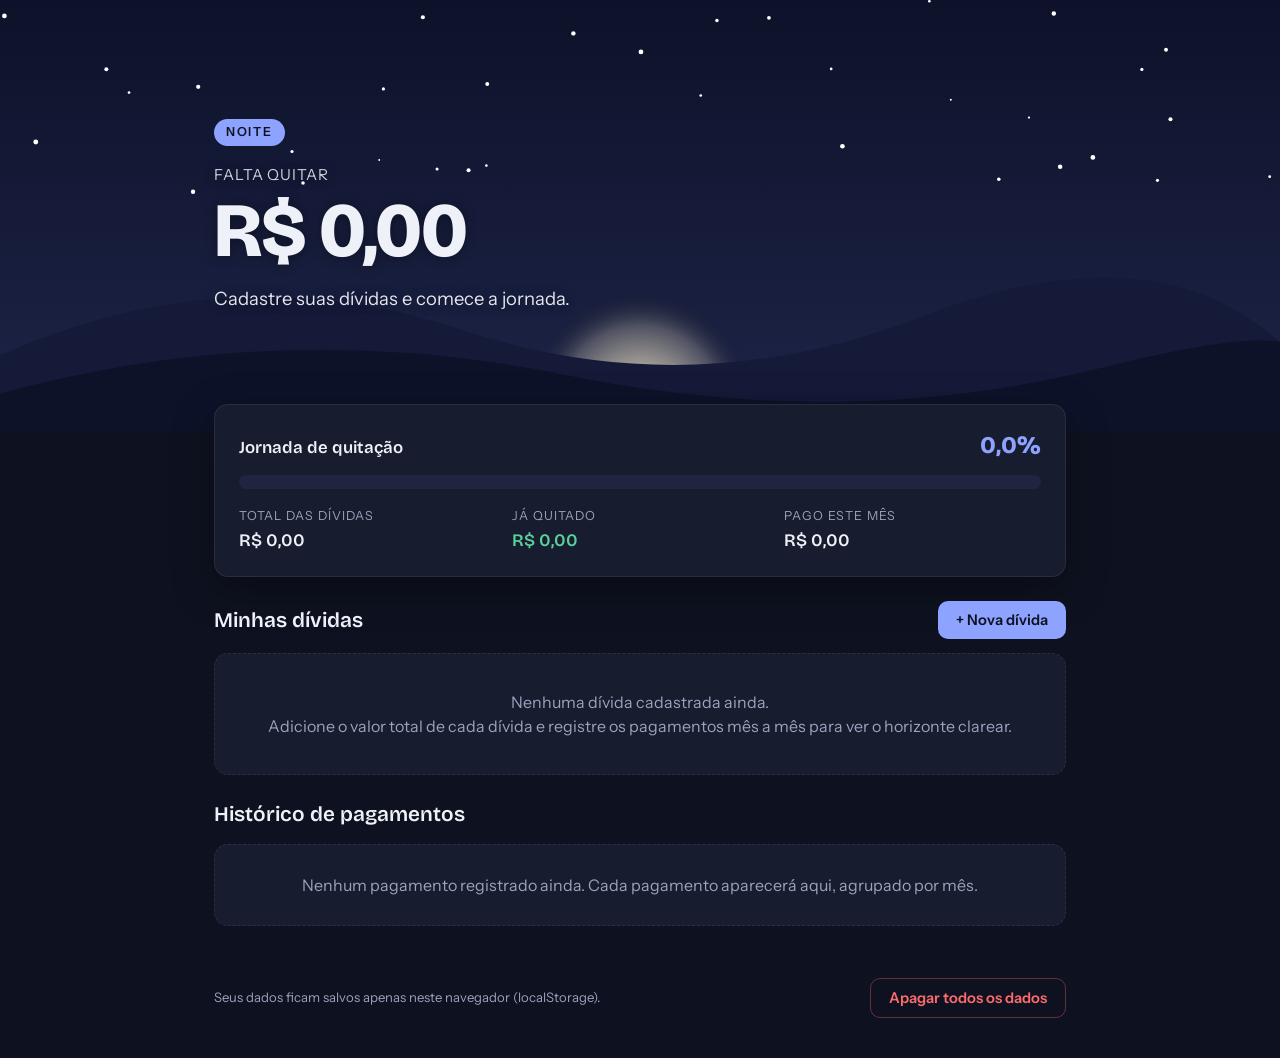
<file: quitaAi.html>
<!DOCTYPE html>
<html lang="pt-BR">
<head>
  <meta charset="UTF-8" />
  <meta name="viewport" content="width=device-width, initial-scale=1.0" />
  <title>Quita Aí — Rumo à liberdade financeira</title>
  <link rel="preconnect" href="https://fonts.googleapis.com" />
  <link rel="preconnect" href="https://fonts.gstatic.com" crossorigin />
  <link href="https://fonts.googleapis.com/css2?family=Bricolage+Grotesque:wght@400;600;800&family=Instrument+Sans:wght@400;500;600&display=swap" rel="stylesheet" />
  <link rel="stylesheet" href="style.css" />
</head>
<body data-etapa="0">

  <!-- ============ CENA DO HORIZONTE (muda conforme o progresso) ============ -->
  <header class="ceu" id="ceu">
    <svg class="ceu__cena" viewBox="0 0 1000 380" preserveAspectRatio="xMidYMax slice" aria-hidden="true">
      <defs>
        <linearGradient id="gradCeu" x1="0" y1="0" x2="0" y2="1">
          <stop offset="0%"  class="ceu-topo" />
          <stop offset="100%" class="ceu-base" />
        </linearGradient>
        <radialGradient id="gradSol" cx="50%" cy="50%" r="50%">
          <stop offset="0%"  class="sol-nucleo" />
          <stop offset="70%" class="sol-brilho" />
          <stop offset="100%" stop-color="transparent" />
        </radialGradient>
      </defs>
      <rect x="0" y="0" width="1000" height="380" fill="url(#gradCeu)" />
      <g id="estrelas" class="estrelas"></g>
      <circle id="sol" cx="500" cy="360" r="90" fill="url(#gradSol)" />
      <!-- morros do horizonte -->
      <path class="morro morro--fundo"  d="M0,320 Q180,240 360,300 T720,290 T1000,310 V380 H0 Z" />
      <path class="morro morro--frente" d="M0,350 Q220,290 440,335 T860,330 T1000,345 V380 H0 Z" />
    </svg>

    <div class="ceu__conteudo">
      <p class="ceu__etapa" id="etapaNome">Noite</p>
      <p class="ceu__rotulo">Falta quitar</p>
      <h1 class="ceu__valor" id="valorRestante">R$ 0,00</h1>
      <p class="ceu__mensagem" id="mensagemMotivacional">Cadastre suas dívidas e comece a jornada.</p>
    </div>
  </header>

  <main class="painel">

    <!-- ============ PROGRESSO GERAL ============ -->
    <section class="progresso" aria-label="Progresso geral">
      <div class="progresso__cabecalho">
        <span class="progresso__titulo">Jornada de quitação</span>
        <span class="progresso__percentual" id="percentualQuitado">0%</span>
      </div>
      <div class="progresso__trilha" role="progressbar" aria-valuemin="0" aria-valuemax="100" id="barraProgresso">
        <div class="progresso__preenchimento" id="preenchimentoProgresso"></div>
      </div>
      <div class="progresso__estatisticas">
        <div class="estatistica">
          <span class="estatistica__rotulo">Total das dívidas</span>
          <span class="estatistica__valor" id="totalOriginal">R$ 0,00</span>
        </div>
        <div class="estatistica">
          <span class="estatistica__rotulo">Já quitado</span>
          <span class="estatistica__valor estatistica__valor--positivo" id="totalPago">R$ 0,00</span>
        </div>
        <div class="estatistica">
          <span class="estatistica__rotulo">Pago este mês</span>
          <span class="estatistica__valor" id="pagoNoMes">R$ 0,00</span>
        </div>
      </div>
    </section>

    <!-- ============ LISTA DE DÍVIDAS ============ -->
    <section class="dividas" aria-label="Minhas dívidas">
      <div class="dividas__cabecalho">
        <h2 class="dividas__titulo">Minhas dívidas</h2>
        <button class="botao botao--primario" id="botaoNovaDivida">+ Nova dívida</button>
      </div>
      <ul class="dividas__lista" id="listaDividas"></ul>
      <p class="dividas__vazio" id="estadoVazio">
        Nenhuma dívida cadastrada ainda.<br />
        Adicione o valor total de cada dívida e registre os pagamentos mês a mês para ver o horizonte clarear.
      </p>
    </section>

    <!-- ============ HISTÓRICO DE PAGAMENTOS POR MÊS ============ -->
    <section class="historico" aria-label="Histórico de pagamentos" id="secaoHistorico">
      <h2 class="historico__titulo">Histórico de pagamentos</h2>
      <div class="historico__lista" id="listaHistorico"></div>
      <p class="historico__vazio" id="historicoVazio">
        Nenhum pagamento registrado ainda. Cada pagamento aparecerá aqui, agrupado por mês.
      </p>
    </section>
  </main>

  <footer class="rodape">
    <p>Seus dados ficam salvos apenas neste navegador (localStorage).</p>
    <button class="botao botao--fantasma botao--perigo" id="botaoLimparTudo">Apagar todos os dados</button>
  </footer>

  <!-- ============ MODAL: NOVA DÍVIDA ============ -->
  <dialog class="modal" id="modalNovaDivida">
    <h3 class="modal__titulo" id="tituloModalDivida">Nova dívida</h3>
    <label class="campo">
      <span class="campo__rotulo">Nome da dívida</span>
      <input class="campo__entrada" type="text" id="entradaNomeDivida" placeholder="Ex.: Financiamento do carro" maxlength="60" />
    </label>
    <label class="campo">
      <span class="campo__rotulo">Valor total (R$)</span>
      <input class="campo__entrada" type="number" id="entradaValorDivida" placeholder="Ex.: 25000" min="0.01" step="0.01" inputmode="decimal" />
    </label>
    <div class="modal__acoes">
      <button class="botao botao--fantasma" id="botaoCancelarDivida">Cancelar</button>
      <button class="botao botao--primario" id="botaoSalvarDivida">Salvar dívida</button>
    </div>
  </dialog>

  <!-- ============ MODAL: REGISTRAR PAGAMENTO ============ -->
  <dialog class="modal" id="modalPagamento">
    <h3 class="modal__titulo">Registrar pagamento</h3>
    <p class="modal__subtitulo" id="pagamentoNomeDivida"></p>
    <label class="campo">
      <span class="campo__rotulo">Valor pago (R$)</span>
      <input class="campo__entrada" type="number" id="entradaValorPagamento" placeholder="Ex.: 500" min="0.01" step="0.01" inputmode="decimal" />
    </label>
    <p class="campo__ajuda" id="pagamentoSaldoAjuda"></p>
    <div class="modal__acoes">
      <button class="botao botao--fantasma" id="botaoCancelarPagamento">Cancelar</button>
      <button class="botao botao--primario" id="botaoConfirmarPagamento">Confirmar</button>
    </div>
  </dialog>

  <script src="app.js"></script>
</body>
</html>
</file>
<file: style.css>
/* ==========================================================================
   Quita Aí — folha de estilos
   A página tem 6 "etapas" (data-etapa no <body>), definidas pelo percentual
   quitado. Cada etapa redefine as variáveis de cor: o céu do herói vai da
   noite ao dia claro, e o accent da página acompanha.
   ========================================================================== */

/* ---------- Tokens base ---------- */
:root {
  --fonte-display: "Bricolage Grotesque", system-ui, sans-serif;
  --fonte-corpo: "Instrument Sans", system-ui, sans-serif;

  --fundo: #0e1220;
  --superficie: #171c2e;
  --superficie-alta: #1f2540;
  --borda: rgba(255, 255, 255, 0.08);
  --texto: #eef1f8;
  --texto-suave: #9aa3bd;
  --positivo: #5ad19a;
  --perigo: #ff6b6b;

  --raio: 14px;
  --transicao-tema: 1.2s ease;
}

/* ---------- Temas por etapa (0% → 100% quitado) ---------- */
/* Etapa 0 · Noite (0–9%) */
body[data-etapa="0"] {
  --ceu-topo: #0b1026;
  --ceu-base: #1d2447;
  --sol-nucleo: #f4e9c8;
  --sol-brilho: rgba(244, 233, 200, 0.25);
  --morro-fundo: #141a38;
  --morro-frente: #0d1229;
  --accent: #8ea2ff;
  --accent-contraste: #0e1220;
  --estrelas-opacidade: 1;
}

/* Etapa 1 · Madrugada (10–29%) */
body[data-etapa="1"] {
  --ceu-topo: #171a3f;
  --ceu-base: #4a3567;
  --sol-nucleo: #ffd9a0;
  --sol-brilho: rgba(255, 190, 130, 0.35);
  --morro-fundo: #241f4a;
  --morro-frente: #161233;
  --accent: #b79bff;
  --accent-contraste: #14102e;
  --estrelas-opacidade: 0.6;
}

/* Etapa 2 · Amanhecer (30–54%) */
body[data-etapa="2"] {
  --ceu-topo: #2b2a5e;
  --ceu-base: #c96f4e;
  --sol-nucleo: #ffe3ae;
  --sol-brilho: rgba(255, 160, 90, 0.5);
  --morro-fundo: #4a3060;
  --morro-frente: #2a1c41;
  --accent: #ff9e5e;
  --accent-contraste: #2a1508;
  --estrelas-opacidade: 0.25;
}

/* Etapa 3 · Manhã (55–79%) */
body[data-etapa="3"] {
  --ceu-topo: #3f6db4;
  --ceu-base: #f2b56b;
  --sol-nucleo: #fff2c8;
  --sol-brilho: rgba(255, 210, 130, 0.55);
  --morro-fundo: #58749c;
  --morro-frente: #38507a;
  --accent: #ffc178;
  --accent-contraste: #33200a;
  --estrelas-opacidade: 0;
}

/* Etapa 4 · Quase lá (80–99%) */
body[data-etapa="4"] {
  --ceu-topo: #64a9dd;
  --ceu-base: #cfe8f5;
  --sol-nucleo: #fff8dd;
  --sol-brilho: rgba(255, 240, 190, 0.65);
  --morro-fundo: #7fb3a5;
  --morro-frente: #56927f;
  --accent: #58c6a8;
  --accent-contraste: #0c2b22;
  --estrelas-opacidade: 0;
}

/* Etapa 5 · Dia claro — dívida quitada (100%) */
body[data-etapa="5"] {
  --ceu-topo: #7cc4ec;
  --ceu-base: #eaf7fd;
  --sol-nucleo: #fffbe6;
  --sol-brilho: rgba(255, 246, 200, 0.8);
  --morro-fundo: #8ecf9f;
  --morro-frente: #5fae78;
  --accent: #5ad19a;
  --accent-contraste: #0b2a1c;
  --estrelas-opacidade: 0;
}

/* ---------- Reset básico ---------- */
* { box-sizing: border-box; margin: 0; padding: 0; }

html { scroll-behavior: smooth; }

body {
  background: var(--fundo);
  color: var(--texto);
  font-family: var(--fonte-corpo);
  line-height: 1.5;
  min-height: 100vh;
}

button { font-family: inherit; cursor: pointer; }
input { font-family: inherit; }

/* ==========================================================================
   Cena do horizonte (herói)
   ========================================================================== */
.ceu {
  position: relative;
  height: clamp(340px, 48vh, 460px);
  overflow: hidden;
}

.ceu__cena {
  position: absolute;
  inset: 0;
  width: 100%;
  height: 100%;
}

/* Cores do SVG controladas pelas variáveis do tema */
.ceu-topo   { stop-color: var(--ceu-topo);   transition: stop-color var(--transicao-tema); }
.ceu-base   { stop-color: var(--ceu-base);   transition: stop-color var(--transicao-tema); }
.sol-nucleo { stop-color: var(--sol-nucleo); transition: stop-color var(--transicao-tema); }
.sol-brilho { stop-color: var(--sol-brilho); transition: stop-color var(--transicao-tema); }

.morro { transition: fill var(--transicao-tema); }
.morro--fundo  { fill: var(--morro-fundo); }
.morro--frente { fill: var(--morro-frente); }

#sol { transition: cy 1.4s cubic-bezier(0.22, 1, 0.36, 1), r 1.4s ease; }

.estrelas { opacity: var(--estrelas-opacidade); transition: opacity var(--transicao-tema); }
.estrelas circle { fill: #ffffff; animation: cintilar 3s ease-in-out infinite alternate; }
.estrelas circle:nth-child(3n)  { animation-delay: 0.8s; }
.estrelas circle:nth-child(3n+1){ animation-delay: 1.6s; }

@keyframes cintilar {
  from { opacity: 0.25; }
  to   { opacity: 0.9; }
}

.ceu__conteudo {
  position: relative;
  z-index: 1;
  height: 100%;
  max-width: 900px;
  margin: 0 auto;
  padding: 40px 24px;
  display: flex;
  flex-direction: column;
  justify-content: center;
  text-shadow: 0 1px 12px rgba(0, 0, 0, 0.35);
}

.ceu__etapa {
  display: inline-block;
  width: fit-content;
  font-size: 0.78rem;
  font-weight: 600;
  letter-spacing: 0.14em;
  text-transform: uppercase;
  color: var(--accent-contraste);
  background: var(--accent);
  padding: 4px 12px;
  border-radius: 999px;
  margin-bottom: 18px;
  text-shadow: none;
  transition: background var(--transicao-tema), color var(--transicao-tema);
}

.ceu__rotulo {
  font-size: 0.95rem;
  letter-spacing: 0.06em;
  text-transform: uppercase;
  opacity: 0.85;
}

.ceu__valor {
  font-family: var(--fonte-display);
  font-weight: 800;
  font-size: clamp(2.6rem, 8vw, 4.8rem);
  line-height: 1.05;
  letter-spacing: -0.02em;
  margin: 4px 0 14px;
}

.ceu__mensagem {
  font-size: clamp(1rem, 2.4vw, 1.15rem);
  max-width: 34ch;
  opacity: 0.95;
}

/* ==========================================================================
   Painel principal
   ========================================================================== */
.painel {
  max-width: 900px;
  margin: -28px auto 0;
  padding: 0 24px 40px;
  position: relative;
  z-index: 2;
  display: grid;
  gap: 24px;
}

/* ---------- Progresso geral ---------- */
.progresso {
  background: var(--superficie);
  border: 1px solid var(--borda);
  border-radius: var(--raio);
  padding: 22px 24px;
  box-shadow: 0 12px 40px rgba(0, 0, 0, 0.35);
}

.progresso__cabecalho {
  display: flex;
  justify-content: space-between;
  align-items: baseline;
  margin-bottom: 12px;
}

.progresso__titulo {
  font-family: var(--fonte-display);
  font-weight: 600;
  font-size: 1.05rem;
}

.progresso__percentual {
  font-family: var(--fonte-display);
  font-weight: 800;
  font-size: 1.5rem;
  color: var(--accent);
  transition: color var(--transicao-tema);
}

.progresso__trilha {
  height: 14px;
  background: var(--superficie-alta);
  border-radius: 999px;
  overflow: hidden;
}

.progresso__preenchimento {
  height: 100%;
  width: 0%;
  background: linear-gradient(90deg, var(--accent), var(--sol-nucleo));
  border-radius: 999px;
  transition: width 1.2s cubic-bezier(0.22, 1, 0.36, 1), background var(--transicao-tema);
}

.progresso__estatisticas {
  display: grid;
  grid-template-columns: repeat(3, 1fr);
  gap: 16px;
  margin-top: 18px;
}

.estatistica { display: grid; gap: 2px; }

.estatistica__rotulo {
  font-size: 0.78rem;
  text-transform: uppercase;
  letter-spacing: 0.08em;
  color: var(--texto-suave);
}

.estatistica__valor {
  font-family: var(--fonte-display);
  font-weight: 600;
  font-size: 1.1rem;
}

.estatistica__valor--positivo { color: var(--positivo); }

/* ---------- Lista de dívidas ---------- */
.dividas__cabecalho {
  display: flex;
  justify-content: space-between;
  align-items: center;
  margin-bottom: 14px;
}

.dividas__titulo {
  font-family: var(--fonte-display);
  font-weight: 600;
  font-size: 1.3rem;
}

.dividas__lista {
  list-style: none;
  display: grid;
  gap: 14px;
}

.divida {
  background: var(--superficie);
  border: 1px solid var(--borda);
  border-radius: var(--raio);
  padding: 18px 20px;
  display: grid;
  gap: 12px;
}

.divida--quitada { border-color: var(--positivo); }

.divida__topo {
  display: flex;
  justify-content: space-between;
  align-items: flex-start;
  gap: 12px;
}

.divida__nome {
  font-family: var(--fonte-display);
  font-weight: 600;
  font-size: 1.05rem;
}

.divida__selo {
  font-size: 0.72rem;
  font-weight: 600;
  text-transform: uppercase;
  letter-spacing: 0.08em;
  color: var(--positivo);
  border: 1px solid var(--positivo);
  border-radius: 999px;
  padding: 2px 10px;
  white-space: nowrap;
}

.divida__valores {
  display: flex;
  flex-wrap: wrap;
  gap: 6px 18px;
  font-size: 0.92rem;
  color: var(--texto-suave);
}

.divida__valores strong { color: var(--texto); font-weight: 600; }

.divida__trilha {
  height: 8px;
  background: var(--superficie-alta);
  border-radius: 999px;
  overflow: hidden;
}

.divida__preenchimento {
  height: 100%;
  background: var(--accent);
  border-radius: 999px;
  transition: width 0.9s cubic-bezier(0.22, 1, 0.36, 1), background var(--transicao-tema);
}

.divida__acoes {
  display: flex;
  justify-content: flex-end;
  gap: 10px;
}

.dividas__vazio {
  display: none;
  text-align: center;
  color: var(--texto-suave);
  background: var(--superficie);
  border: 1px dashed var(--borda);
  border-radius: var(--raio);
  padding: 36px 24px;
}

.dividas__vazio.visivel { display: block; }

/* ---------- Histórico de pagamentos por mês ---------- */
.historico__titulo {
  font-family: var(--fonte-display);
  font-weight: 600;
  font-size: 1.3rem;
  margin-bottom: 14px;
}

.historico__lista { display: grid; gap: 12px; }

.mes {
  background: var(--superficie);
  border: 1px solid var(--borda);
  border-radius: var(--raio);
  overflow: hidden;
}

.mes__resumo {
  display: flex;
  justify-content: space-between;
  align-items: center;
  gap: 12px;
  padding: 16px 20px;
  cursor: pointer;
  list-style: none;
  user-select: none;
}

.mes__resumo::-webkit-details-marker { display: none; }

.mes__resumo::after {
  content: "▾";
  color: var(--texto-suave);
  transition: transform 0.2s ease;
}

.mes[open] .mes__resumo::after { transform: rotate(180deg); }

.mes__nome {
  font-family: var(--fonte-display);
  font-weight: 600;
  font-size: 1rem;
  text-transform: capitalize;
}

.mes__total {
  margin-left: auto;
  font-family: var(--fonte-display);
  font-weight: 600;
  color: var(--positivo);
}

.mes__pagamentos {
  list-style: none;
  border-top: 1px solid var(--borda);
  padding: 6px 20px 12px;
}

.pagamento {
  display: flex;
  justify-content: space-between;
  align-items: baseline;
  gap: 12px;
  padding: 8px 0;
  font-size: 0.92rem;
}

.pagamento + .pagamento { border-top: 1px dashed var(--borda); }

.pagamento__divida { font-weight: 500; }

.pagamento__data {
  color: var(--texto-suave);
  font-size: 0.8rem;
  margin-left: 8px;
}

.pagamento__valor {
  font-family: var(--fonte-display);
  font-weight: 600;
  white-space: nowrap;
}

.historico__vazio {
  display: none;
  text-align: center;
  color: var(--texto-suave);
  background: var(--superficie);
  border: 1px dashed var(--borda);
  border-radius: var(--raio);
  padding: 28px 24px;
}

.historico__vazio.visivel { display: block; }

/* ---------- Botões ---------- */
.botao {
  border: none;
  border-radius: 10px;
  font-weight: 600;
  font-size: 0.92rem;
  padding: 10px 18px;
  transition: transform 0.15s ease, opacity 0.15s ease,
              background var(--transicao-tema), color var(--transicao-tema);
}

.botao:hover { transform: translateY(-1px); }
.botao:active { transform: translateY(0); }

.botao:focus-visible {
  outline: 2px solid var(--accent);
  outline-offset: 2px;
}

.botao--primario {
  background: var(--accent);
  color: var(--accent-contraste);
}

.botao--fantasma {
  background: transparent;
  color: var(--texto-suave);
  border: 1px solid var(--borda);
}

.botao--fantasma:hover { color: var(--texto); }

.botao--perigo { color: var(--perigo); border-color: rgba(255, 107, 107, 0.35); }
.botao--perigo:hover { color: var(--perigo); }

/* ---------- Modais ---------- */
.modal {
  border: 1px solid var(--borda);
  border-radius: var(--raio);
  background: var(--superficie-alta);
  color: var(--texto);
  padding: 26px;
  width: min(92vw, 420px);
  margin: auto;
}

.modal::backdrop { background: rgba(5, 8, 18, 0.7); }

.modal__titulo {
  font-family: var(--fonte-display);
  font-weight: 600;
  font-size: 1.2rem;
  margin-bottom: 4px;
}

.modal__subtitulo {
  color: var(--texto-suave);
  font-size: 0.95rem;
  margin-bottom: 8px;
}

.modal__acoes {
  display: flex;
  justify-content: flex-end;
  gap: 10px;
  margin-top: 20px;
}

.campo { display: grid; gap: 6px; margin-top: 14px; }

.campo__rotulo {
  font-size: 0.85rem;
  font-weight: 500;
  color: var(--texto-suave);
}

.campo__entrada {
  background: var(--fundo);
  border: 1px solid var(--borda);
  border-radius: 10px;
  color: var(--texto);
  padding: 11px 14px;
  font-size: 1rem;
}

.campo__entrada:focus-visible {
  outline: 2px solid var(--accent);
  outline-offset: 1px;
}

.campo__ajuda {
  font-size: 0.82rem;
  color: var(--texto-suave);
  margin-top: 8px;
}

/* ---------- Rodapé ---------- */
.rodape {
  max-width: 900px;
  margin: 0 auto;
  padding: 12px 24px 40px;
  display: flex;
  justify-content: space-between;
  align-items: center;
  gap: 12px;
  color: var(--texto-suave);
  font-size: 0.82rem;
}

/* ---------- Responsivo e acessibilidade ---------- */
@media (max-width: 560px) {
  .progresso__estatisticas { grid-template-columns: 1fr; gap: 10px; }
  .rodape { flex-direction: column; text-align: center; }
  .divida__acoes { justify-content: stretch; flex-direction: column; }
}

@media (prefers-reduced-motion: reduce) {
  *, *::before, *::after {
    animation-duration: 0.01ms !important;
    transition-duration: 0.01ms !important;
  }
}
</file>
